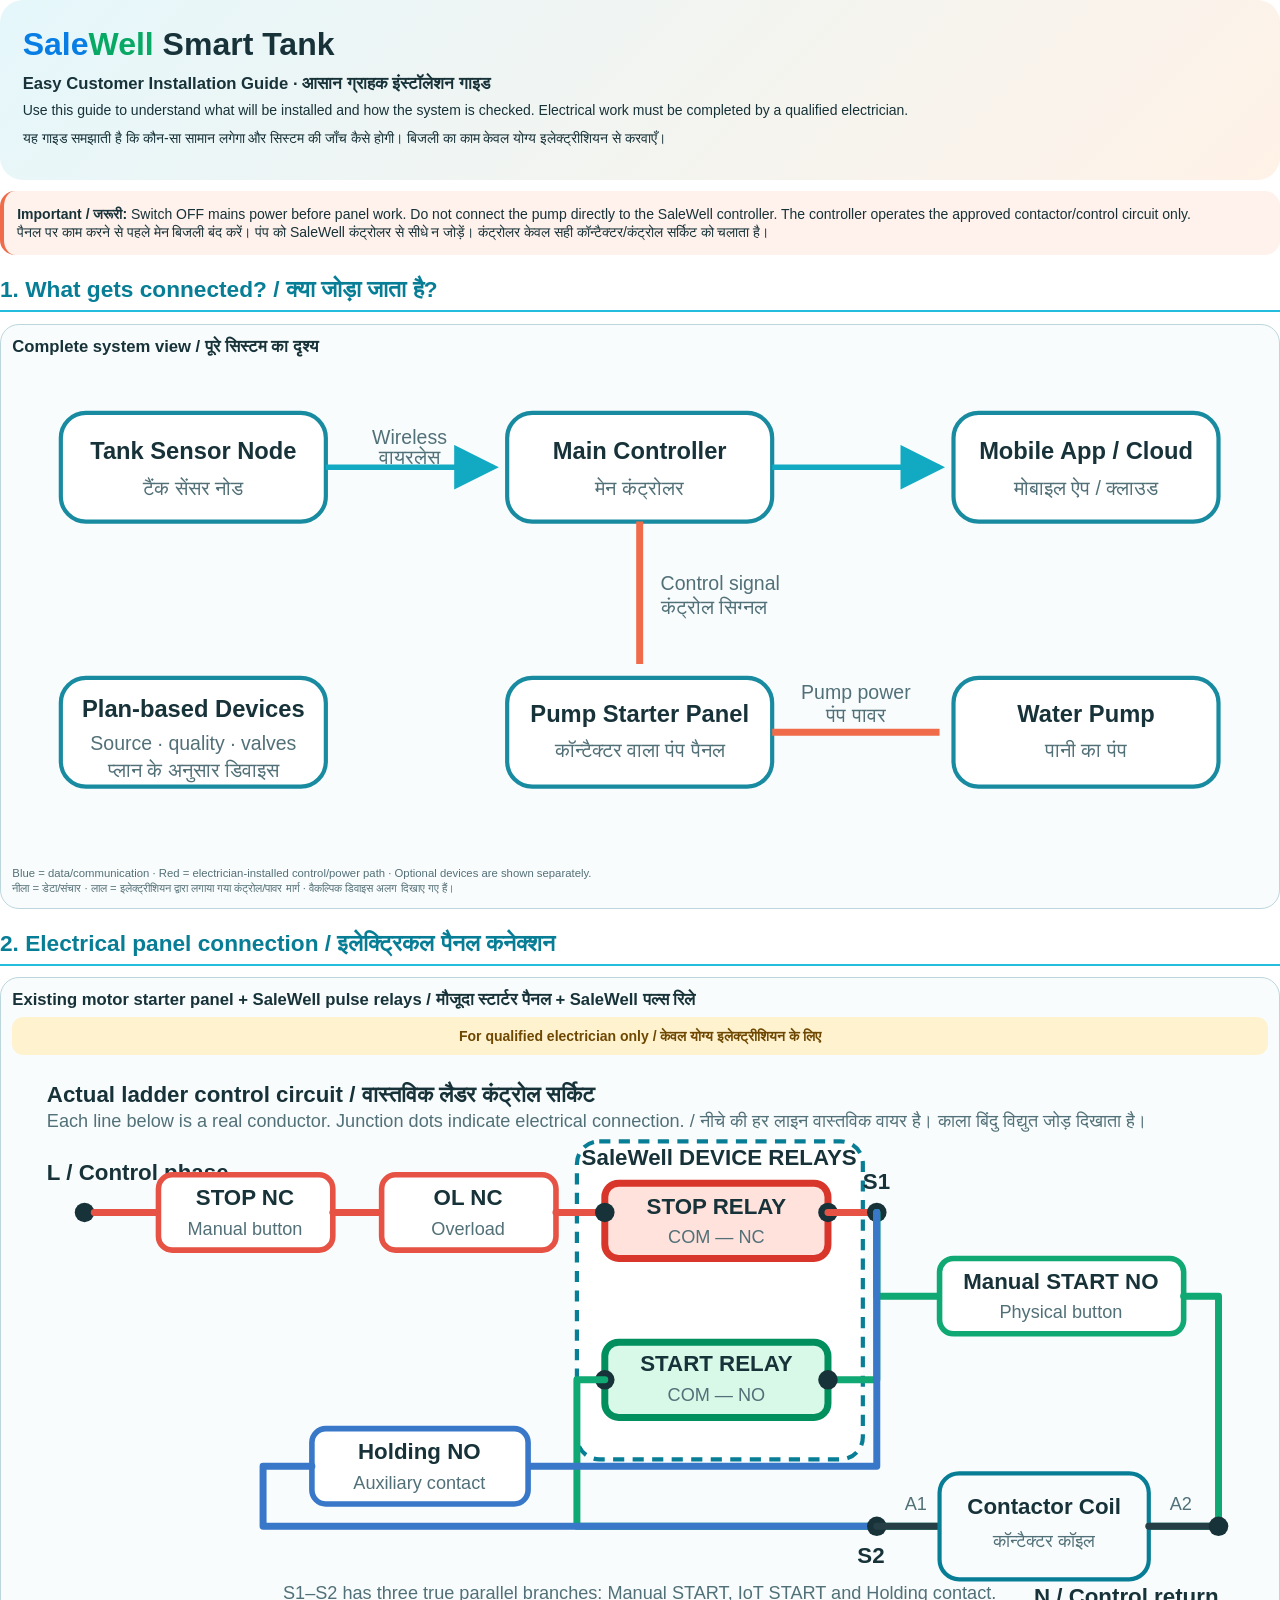
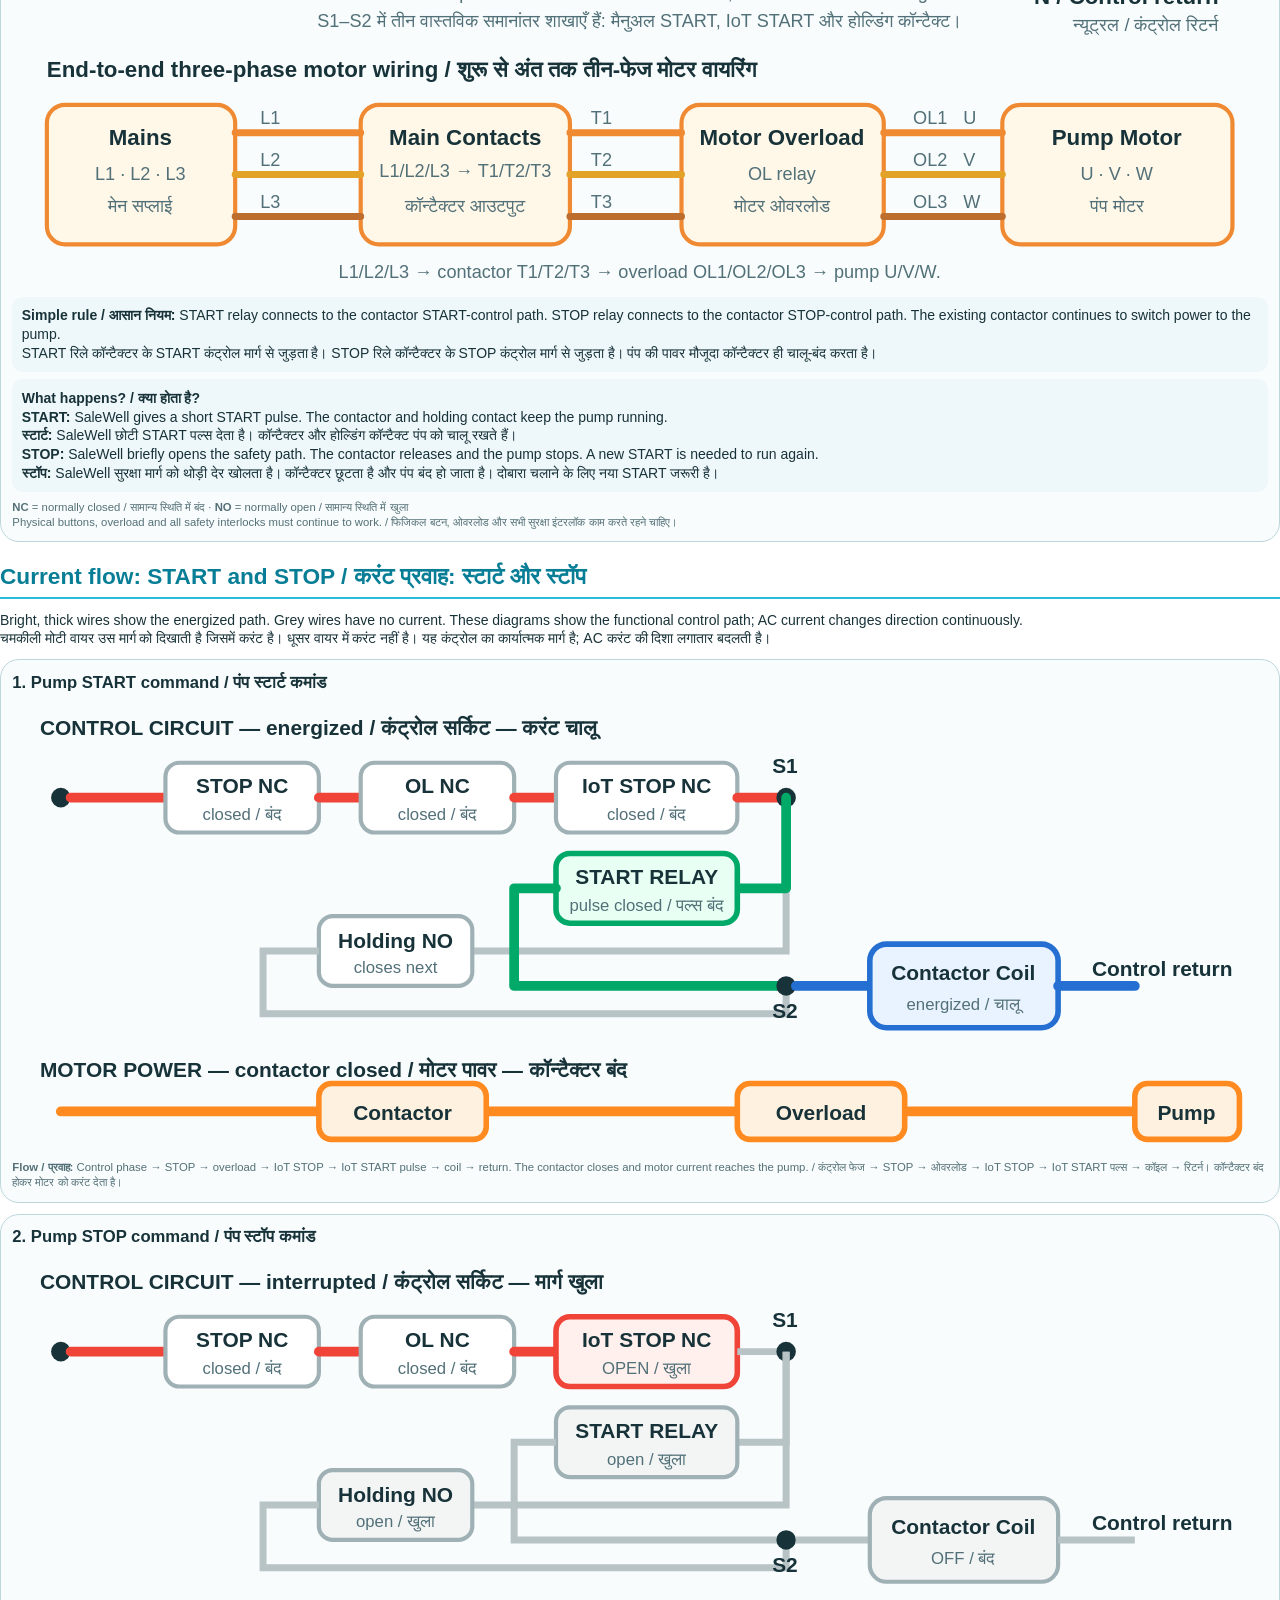
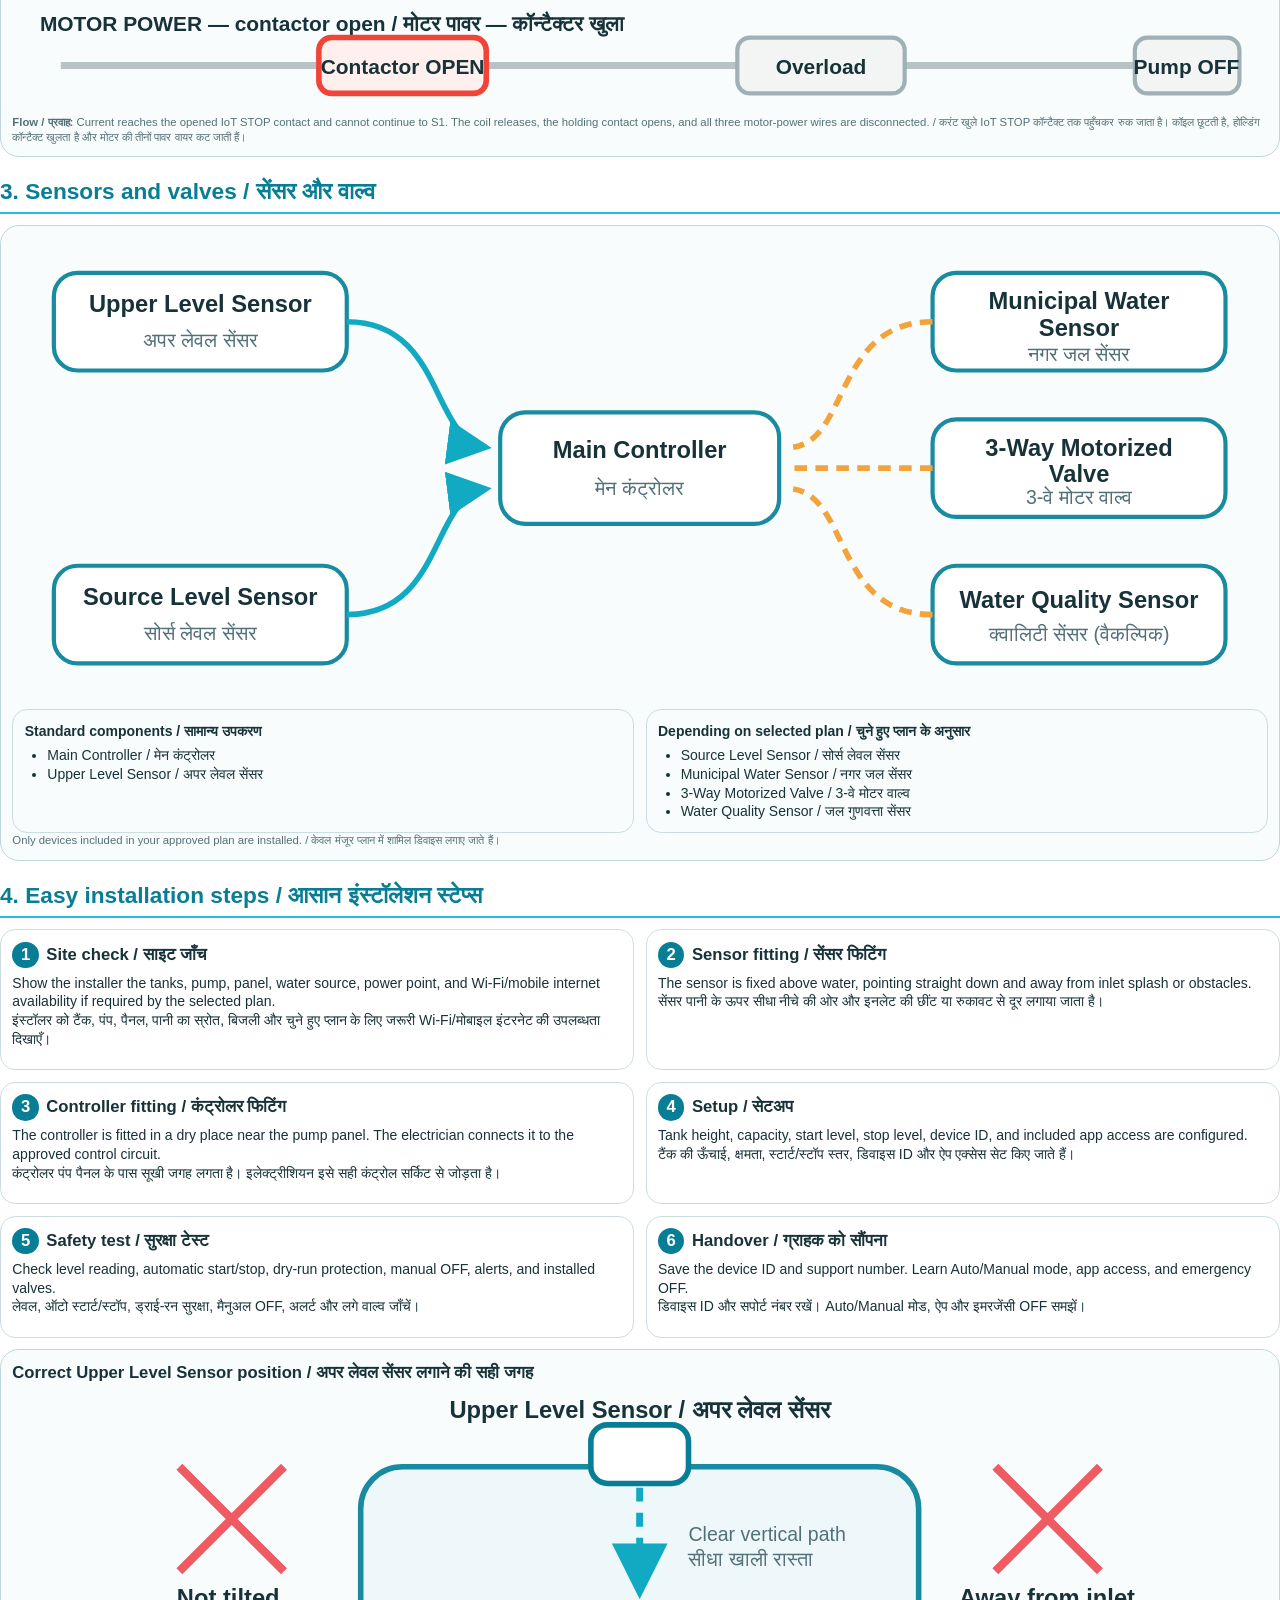
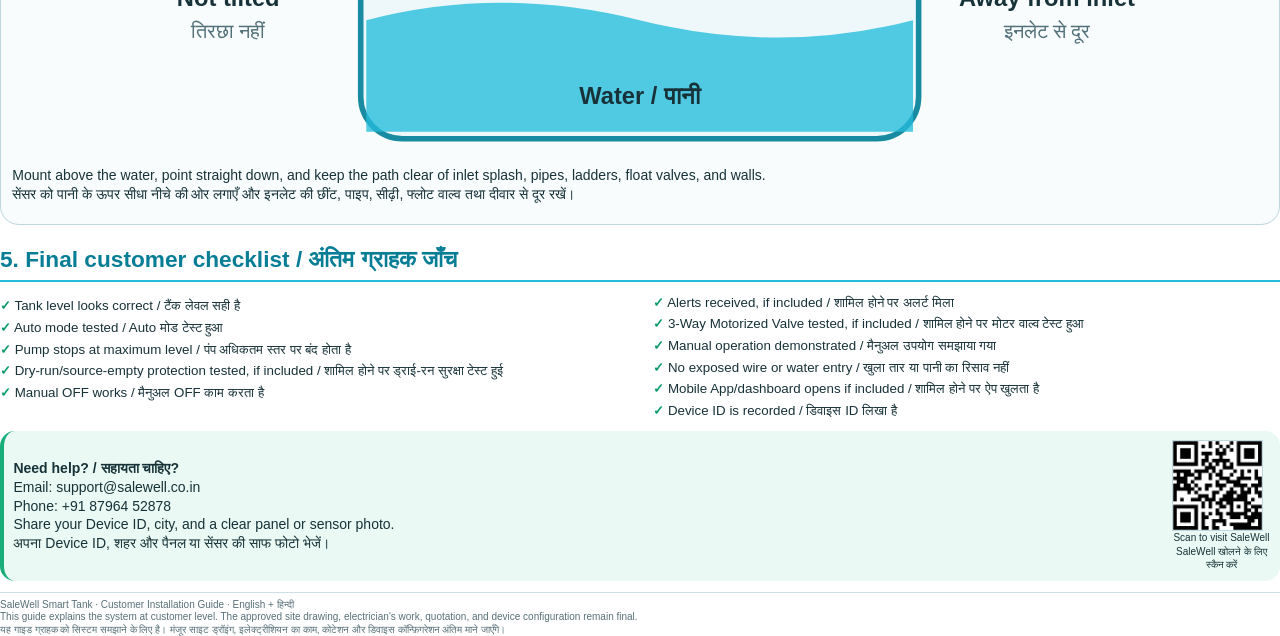
<file: docs/CUSTOMER_INSTALLATION_GUIDE_EN_HI.html>
<!doctype html>
<html lang="en"><head><meta charset="utf-8"><title>SaleWell Smart Tank — Customer Installation Guide</title>
<style>
@font-face{font-family:GuideDevanagari;src:url("file:///C:/Windows/Fonts/Nirmala.ttc")}@page{size:A4;margin:11mm}*{box-sizing:border-box}html{-webkit-print-color-adjust:exact;print-color-adjust:exact}body{margin:0;color:#173238;font-family:GuideDevanagari,"Nirmala UI","Mangal",Arial,sans-serif;font-size:10.5pt;line-height:1.34}h1,h2,h3,p{margin-top:0}p{margin-bottom:2.5mm}h1{font-size:24pt;margin-bottom:2mm}h2{font-size:17pt;color:#087e96;border-bottom:2px solid #25bddd;padding-bottom:1.5mm;margin:5mm 0 3mm;break-after:avoid-page}h3{font-size:12.5pt;margin-bottom:1.5mm}.brand{color:#087ee5}.well{color:#08a865}.hero{padding:6mm;border-radius:6mm;background:linear-gradient(135deg,#e5f7fb,#fff2e7)}.note,.danger{padding:3.5mm;border-radius:4mm;margin:3mm 0}.note{background:#eaf9f3;border-left:4px solid #18ad79}.danger{background:#fff1ec;border-left:4px solid #ef6b4a}.electrician-only{display:block;margin:0 0 3mm;padding:2.5mm;border-radius:3mm;background:#fff2cf;color:#6e4700;font-weight:900;text-align:center}.steps{display:grid;grid-template-columns:1fr 1fr;gap:3mm}.card{padding:3mm;border:1px solid #cbdde1;border-radius:4mm;break-inside:avoid}.num{display:inline-grid;place-items:center;width:7mm;height:7mm;margin-right:2mm;border-radius:50%;background:#087e96;color:#fff;font-weight:800}.diagram{margin:3mm 0;padding:3mm;border:1px solid #bcd6dc;border-radius:5mm;background:#f8fcfd;break-inside:avoid}.diagram svg{display:block;width:100%;height:auto}.simple-circuit{margin:3mm 0}.flow-title{font-weight:900;margin:2mm 0}.flow-row{display:flex;align-items:stretch;gap:1.5mm}.flow-box{flex:1;display:grid;place-content:center;min-height:16mm;padding:2mm;border:2px solid;border-radius:3mm;text-align:center;font-weight:800;line-height:1.2}.flow-box small{display:block;margin-top:1mm;color:#527078;font-weight:500}.flow-arrow{display:grid;place-items:center;color:#56737a;font-size:17pt;font-weight:900}.stop-box{border-color:#e65345;background:#fff0ed}.start-box{border-color:#10a873;background:#e8f9f1}.power-box{border-color:#f08a32;background:#fff7e8}.controller-box{border-color:#087e96;background:#eef9fb}.plain-note{margin:2mm 0;padding:2.5mm;border-radius:3mm;background:#eef7fa}.legend{font-size:8.5pt;color:#547077;margin-bottom:0}.component-groups{display:grid;grid-template-columns:1fr 1fr;gap:3mm;margin-top:3mm}.checklist{columns:2;column-gap:7mm;font-size:10pt}.checklist div{break-inside:avoid;margin:1mm 0}.check{color:#079b68;font-weight:bold}.support-box{display:grid;grid-template-columns:1fr 26mm;align-items:center;gap:3mm;padding:2.5mm}.support-box img{display:block;width:24mm;height:24mm;border:1px solid #bdd9df}.support-box small{display:block;text-align:center;font-size:7.5pt}.page-break{break-before:page}footer{margin-top:2mm;padding-top:1.5mm;border-top:1px solid #ccdfe3;color:#587078;font-size:7.5pt;line-height:1.25;break-inside:avoid}ul{margin:1.5mm 0 0;padding-left:6mm}a{color:#087ee5}
svg[aria-label="Simple SaleWell relay and existing pump contactor connection"],svg[aria-label="Actual START STOP and pump wires"],svg[aria-label="Manual and IoT START STOP wiring that preserves both controls"]{display:none}
</style></head><body>
<section class="hero"><h1><span class="brand">Sale</span><span class="well">Well</span> Smart Tank</h1><h3>Easy Customer Installation Guide · आसान ग्राहक इंस्टॉलेशन गाइड</h3><p>Use this guide to understand what will be installed and how the system is checked. Electrical work must be completed by a qualified electrician.</p><p>यह गाइड समझाती है कि कौन-सा सामान लगेगा और सिस्टम की जाँच कैसे होगी। बिजली का काम केवल योग्य इलेक्ट्रीशियन से करवाएँ।</p></section>

<div class="danger"><strong>Important / जरूरी:</strong> Switch OFF mains power before panel work. Do not connect the pump directly to the SaleWell controller. The controller operates the approved contactor/control circuit only.<br>पैनल पर काम करने से पहले मेन बिजली बंद करें। पंप को SaleWell कंट्रोलर से सीधे न जोड़ें। कंट्रोलर केवल सही कॉन्टैक्टर/कंट्रोल सर्किट को चलाता है।</div>

<h2>1. What gets connected? / क्या जोड़ा जाता है?</h2>
<div class="diagram"><h3>Complete system view / पूरे सिस्टम का दृश्य</h3>
<svg viewBox="0 0 900 360" role="img" aria-label="SaleWell complete connection diagram">
<defs><marker id="a" markerWidth="8" markerHeight="8" refX="7" refY="4" orient="auto"><path d="M0 0L8 4L0 8Z" fill="#12a9c2"/></marker><style>.b{fill:#fff;stroke:#198ba1;stroke-width:3}.t{font:700 18px Arial;fill:#173238}.s{font:14px Arial;fill:#527078}.w{fill:none;stroke:#12a9c2;stroke-width:5;marker-end:url(#a)}.e{fill:none;stroke:#ef6b4a;stroke-width:5}.o{fill:none;stroke:#f2a33a;stroke-width:4;stroke-dasharray:10 7}</style></defs>
<rect class="b" x="35" y="35" width="190" height="78" rx="18"/><text class="t" x="130" y="68" text-anchor="middle">Tank Sensor Node</text><text class="s" x="130" y="94" text-anchor="middle">टैंक सेंसर नोड</text>
<rect class="b" x="355" y="35" width="190" height="78" rx="18"/><text class="t" x="450" y="68" text-anchor="middle">Main Controller</text><text class="s" x="450" y="94" text-anchor="middle">मेन कंट्रोलर</text>
<rect class="b" x="675" y="35" width="190" height="78" rx="18"/><text class="t" x="770" y="68" text-anchor="middle">Mobile App / Cloud</text><text class="s" x="770" y="94" text-anchor="middle">मोबाइल ऐप / क्लाउड</text>
<path class="w" d="M225 74H345"/><text class="s" x="285" y="57" text-anchor="middle">Wireless</text><text class="s" x="285" y="72" text-anchor="middle">वायरलेस</text><path class="w" d="M545 74H665"/>
<rect class="b" x="355" y="225" width="190" height="78" rx="18"/><text class="t" x="450" y="257" text-anchor="middle">Pump Starter Panel</text><text class="s" x="450" y="282" text-anchor="middle">कॉन्टैक्टर वाला पंप पैनल</text>
<rect class="b" x="675" y="225" width="190" height="78" rx="18"/><text class="t" x="770" y="257" text-anchor="middle">Water Pump</text><text class="s" x="770" y="282" text-anchor="middle">पानी का पंप</text>
<path class="e" d="M450 113V215"/><text class="s" x="465" y="162">Control signal</text><text class="s" x="465" y="179">कंट्रोल सिग्नल</text><path class="e" d="M545 264H665"/><text class="s" x="605" y="240" text-anchor="middle">Pump power</text><text class="s" x="605" y="257" text-anchor="middle">पंप पावर</text>
<rect class="b" x="35" y="225" width="190" height="78" rx="18"/><text class="t" x="130" y="253" text-anchor="middle">Plan-based Devices</text><text class="s" x="130" y="277" text-anchor="middle">Source · quality · valves</text><text class="s" x="130" y="296" text-anchor="middle">प्लान के अनुसार डिवाइस</text>
</svg><p class="legend">Blue = data/communication · Red = electrician-installed control/power path · Optional devices are shown separately.<br>नीला = डेटा/संचार · लाल = इलेक्ट्रीशियन द्वारा लगाया गया कंट्रोल/पावर मार्ग · वैकल्पिक डिवाइस अलग दिखाए गए हैं।</p></div>

<h2>2. Electrical panel connection / इलेक्ट्रिकल पैनल कनेक्शन</h2>
<div class="diagram"><h3>Existing motor starter panel + SaleWell pulse relays / मौजूदा स्टार्टर पैनल + SaleWell पल्स रिले</h3>
<span class="electrician-only">For qualified electrician only / केवल योग्य इलेक्ट्रीशियन के लिए</span>
<svg viewBox="0 0 900 590" role="img" aria-label="Actual ladder wiring with manual and IoT contacts"><style>.lt{font:700 16px Arial;fill:#173238}.ls{font:13px Arial;fill:#527078}.lw{fill:none;stroke-width:5;stroke-linecap:round;stroke-linejoin:round}.ladder-red{stroke:#e65345}.ladder-green{stroke:#10a873}.ladder-blue{stroke:#3977c9}.lo1{stroke:#f08a32}.lo2{stroke:#e3a329}.lo3{stroke:#bd6d2d}.rail{stroke:#263f46}.contact{fill:#fff;stroke-width:4}.iot-stop{fill:#ffe2dc;stroke:#d9362b;stroke-width:5}.iot-start{fill:#d8f8e8;stroke:#008f5d;stroke-width:5}.relay-group{fill:#fff;stroke:#087e96;stroke-width:3;stroke-dasharray:8 6}.node{fill:#173238}.box{fill:#f8fcfd;stroke:#087e96;stroke-width:3}.power{fill:#fff7e8;stroke:#f08a32;stroke-width:3}</style>
<text class="lt" x="25" y="26">Actual ladder control circuit / वास्तविक लैडर कंट्रोल सर्किट</text>
<text class="ls" x="25" y="44">Each line below is a real conductor. Junction dots indicate electrical connection. / नीचे की हर लाइन वास्तविक वायर है। काला बिंदु विद्युत जोड़ दिखाता है।</text>
<text class="lt" x="25" y="82">L / Control phase</text><circle class="node" cx="52" cy="105" r="7"/>
<path class="lw ladder-red" d="M59 105H105"/><rect class="contact" stroke="#e65345" x="105" y="78" width="125" height="54" rx="10"/><text class="lt" x="167" y="100" text-anchor="middle">STOP NC</text><text class="ls" x="167" y="121" text-anchor="middle">Manual button</text>
<path class="lw ladder-red" d="M230 105H265"/><rect class="contact" stroke="#e65345" x="265" y="78" width="125" height="54" rx="10"/><text class="lt" x="327" y="100" text-anchor="middle">OL NC</text><text class="ls" x="327" y="121" text-anchor="middle">Overload</text>
<rect class="relay-group" x="405" y="54" width="205" height="228" rx="16"/><text class="lt" x="507" y="71" text-anchor="middle" fill="#087e96">SaleWell DEVICE RELAYS</text>
<path class="lw ladder-red" d="M390 105H425"/><rect class="iot-stop" x="425" y="84" width="160" height="54" rx="10"/><text class="lt" x="505" y="106" text-anchor="middle">STOP RELAY</text><text class="ls" x="505" y="127" text-anchor="middle">COM — NC</text><circle class="node" cx="425" cy="105" r="7"/><circle class="node" cx="585" cy="105" r="7"/><path class="lw ladder-red" d="M585 105H620"/><circle class="node" cx="620" cy="105" r="7"/><text class="lt" x="610" y="88">S1</text>

<path class="lw ladder-green" d="M620 105V165H665"/><rect class="contact" stroke="#10a873" x="665" y="138" width="175" height="54" rx="10"/><text class="lt" x="752" y="160" text-anchor="middle">Manual START NO</text><text class="ls" x="752" y="181" text-anchor="middle">Physical button</text><path class="lw ladder-green" d="M840 165H865V330H620"/>
<path class="lw ladder-green" d="M620 105V225H585"/><rect class="iot-start" x="425" y="198" width="160" height="54" rx="10"/><text class="lt" x="505" y="219" text-anchor="middle">START RELAY</text><text class="ls" x="505" y="240" text-anchor="middle">COM — NO</text><circle class="node" cx="585" cy="225" r="7"/><circle class="node" cx="425" cy="225" r="7"/><path class="lw ladder-green" d="M425 225H405V330H620"/>
<path class="lw ladder-blue" d="M620 105V287H370"/><rect class="contact" stroke="#3977c9" x="215" y="260" width="155" height="54" rx="10"/><text class="lt" x="292" y="282" text-anchor="middle">Holding NO</text><text class="ls" x="292" y="303" text-anchor="middle">Auxiliary contact</text><path class="lw ladder-blue" d="M215 287H180V330H620"/>
<circle class="node" cx="620" cy="330" r="7"/><text class="lt" x="606" y="356">S2</text><path class="lw rail" d="M620 330H665"/><text class="ls" x="640" y="318">A1</text><rect class="box" x="665" y="292" width="150" height="76" rx="14"/><text class="lt" x="740" y="321" text-anchor="middle">Contactor Coil</text><text class="ls" x="740" y="345" text-anchor="middle">कॉन्टैक्टर कॉइल</text><path class="lw rail" d="M815 330H865"/><text class="ls" x="830" y="318">A2</text><circle class="node" cx="865" cy="330" r="7"/><text class="lt" x="865" y="386" text-anchor="end">N / Control return</text><text class="ls" x="865" y="405" text-anchor="end">न्यूट्रल / कंट्रोल रिटर्न</text>
<text class="ls" x="450" y="382" text-anchor="middle">S1–S2 has three true parallel branches: Manual START, IoT START and Holding contact.</text><text class="ls" x="450" y="402" text-anchor="middle">S1–S2 में तीन वास्तविक समानांतर शाखाएँ हैं: मैनुअल START, IoT START और होल्डिंग कॉन्टैक्ट।</text>

<text class="lt" x="25" y="438">End-to-end three-phase motor wiring / शुरू से अंत तक तीन-फेज मोटर वायरिंग</text>
<rect class="power" x="25" y="458" width="135" height="100" rx="13"/><text class="lt" x="92" y="487" text-anchor="middle">Mains</text><text class="ls" x="92" y="512" text-anchor="middle">L1 · L2 · L3</text><text class="ls" x="92" y="535" text-anchor="middle">मेन सप्लाई</text>
<rect class="power" x="250" y="458" width="150" height="100" rx="13"/><text class="lt" x="325" y="487" text-anchor="middle">Main Contacts</text><text class="ls" x="325" y="510" text-anchor="middle">L1/L2/L3 → T1/T2/T3</text><text class="ls" x="325" y="535" text-anchor="middle">कॉन्टैक्टर आउटपुट</text>
<rect class="power" x="480" y="458" width="145" height="100" rx="13"/><text class="lt" x="552" y="487" text-anchor="middle">Motor Overload</text><text class="ls" x="552" y="512" text-anchor="middle">OL relay</text><text class="ls" x="552" y="535" text-anchor="middle">मोटर ओवरलोड</text>
<rect class="power" x="710" y="458" width="165" height="100" rx="13"/><text class="lt" x="792" y="487" text-anchor="middle">Pump Motor</text><text class="ls" x="792" y="512" text-anchor="middle">U · V · W</text><text class="ls" x="792" y="535" text-anchor="middle">पंप मोटर</text>
<path class="lw lo1" d="M160 478H250M400 478H480M625 478H710"/><path class="lw lo2" d="M160 508H250M400 508H480M625 508H710"/><path class="lw lo3" d="M160 538H250M400 538H480M625 538H710"/><text class="ls" x="178" y="472">L1</text><text class="ls" x="178" y="502">L2</text><text class="ls" x="178" y="532">L3</text><text class="ls" x="415" y="472">T1</text><text class="ls" x="415" y="502">T2</text><text class="ls" x="415" y="532">T3</text><text class="ls" x="646" y="472">OL1</text><text class="ls" x="646" y="502">OL2</text><text class="ls" x="646" y="532">OL3</text><text class="ls" x="682" y="472">U</text><text class="ls" x="682" y="502">V</text><text class="ls" x="682" y="532">W</text><text class="ls" x="450" y="582" text-anchor="middle">L1/L2/L3 → contactor T1/T2/T3 → overload OL1/OL2/OL3 → pump U/V/W.</text></svg>
<svg viewBox="0 0 900 535" role="img" aria-label="Manual and IoT START STOP wiring that preserves both controls"><style>.mb{stroke-width:4}.mt{font:700 17px Arial;fill:#173238}.ms{font:14px Arial;fill:#527078}.mw{fill:none;stroke-width:6}.mg{stroke:#10a873}.mr{stroke:#e65345}.mo1{stroke:#f08a32}.mo2{stroke:#e3a329}.mo3{stroke:#bd6d2d}.mc{fill:#eef9fb;stroke:#087e96}.mgb{fill:#e8f9f1;stroke:#10a873}.mrb{fill:#fff0ed;stroke:#e65345}.mpb{fill:#fff7e8;stroke:#f08a32}.mn{fill:#fff;stroke:#3977c9}.md{fill:#173238}</style>
<text class="mt" x="25" y="28">Manual buttons + SaleWell control / मैनुअल बटन + SaleWell कंट्रोल</text>
<text class="ms" x="25" y="52">Both methods work independently; no safety contact is bypassed. / दोनों तरीके अलग-अलग काम करते हैं; कोई सुरक्षा कॉन्टैक्ट बायपास नहीं होता।</text>
<circle class="md" cx="50" cy="105" r="7"/><text class="ms" x="28" y="88">Control supply</text><path class="mw mr" d="M57 105H105"/>
<rect class="mb mrb" x="105" y="75" width="145" height="60" rx="12"/><text class="mt" x="177" y="99" text-anchor="middle">Manual STOP</text><text class="ms" x="177" y="121" text-anchor="middle">Physical NC</text><path class="mw mr" d="M250 105H285"/>
<rect class="mb mrb" x="285" y="75" width="130" height="60" rx="12"/><text class="mt" x="350" y="99" text-anchor="middle">Overload</text><text class="ms" x="350" y="121" text-anchor="middle">NC safety</text><path class="mw mr" d="M415 105H450"/>
<rect class="mb mrb" x="450" y="75" width="155" height="60" rx="12"/><text class="mt" x="527" y="99" text-anchor="middle">IoT STOP</text><text class="ms" x="527" y="121" text-anchor="middle">COM–NC</text><path class="mw mr" d="M605 105H650"/><text class="ms" x="335" y="158" text-anchor="middle">Series safety chain / सीरीज सुरक्षा श्रृंखला</text>

<circle class="mn" cx="650" cy="105" r="8"/><text class="mt" x="640" y="88">S1</text><circle class="mn" cx="650" cy="250" r="8"/><text class="mt" x="640" y="276">S2</text>
<path class="mw mg" d="M650 105V178H690"/><rect class="mb mgb" x="690" y="148" width="165" height="60" rx="12"/><text class="mt" x="772" y="172" text-anchor="middle">Manual START</text><text class="ms" x="772" y="194" text-anchor="middle">Physical NO</text><path class="mw mg" d="M855 178H875V250H650"/>
<path class="mw mg" d="M650 105V238H450"/><rect class="mb mgb" x="285" y="208" width="165" height="60" rx="12"/><text class="mt" x="367" y="232" text-anchor="middle">IoT START</text><text class="ms" x="367" y="254" text-anchor="middle">COM–NO</text><path class="mw mg" d="M285 238H250V250H650"/>
<text class="ms" x="555" y="292" text-anchor="middle">Parallel START branches / समानांतर START शाखाएँ</text>
<path class="mw" stroke="#3977c9" d="M650 250V325H725"/><rect class="mb mc" x="725" y="295" width="150" height="60" rx="12"/><text class="mt" x="800" y="319" text-anchor="middle">Contactor Coil</text><text class="ms" x="800" y="341" text-anchor="middle">A1 · A2</text><path class="mw" stroke="#3977c9" d="M875 325H890"/>
<rect class="mb mc" x="25" y="205" width="200" height="90" rx="15"/><text class="mt" x="125" y="234" text-anchor="middle">SaleWell Controller</text><text class="ms" x="125" y="257" text-anchor="middle">500 ms START/STOP pulses</text><text class="ms" x="125" y="279" text-anchor="middle">मैनुअल बटन चालू रहते हैं</text><path class="mw mg" d="M225 228H285"/><path class="mw mr" d="M225 272H265V130H527"/>

<text class="mt" x="25" y="385">Existing pump power / मौजूदा पंप पावर</text><rect class="mb mpb" x="25" y="405" width="170" height="90" rx="14"/><text class="mt" x="110" y="438" text-anchor="middle">Mains L1·L2·L3</text><text class="ms" x="110" y="466" text-anchor="middle">मेन सप्लाई</text><rect class="mb mpb" x="365" y="405" width="180" height="90" rx="14"/><text class="mt" x="455" y="438" text-anchor="middle">Main Contacts</text><text class="ms" x="455" y="466" text-anchor="middle">कॉन्टैक्टर</text><rect class="mb mpb" x="705" y="405" width="170" height="90" rx="14"/><text class="mt" x="790" y="438" text-anchor="middle">Motor U·V·W</text><text class="ms" x="790" y="466" text-anchor="middle">पंप मोटर</text><path class="mw mo1" d="M195 430H365M545 430H705"/><path class="mw mo2" d="M195 452H365M545 452H705"/><path class="mw mo3" d="M195 474H365M545 474H705"/><text class="ms" x="450" y="525" text-anchor="middle">Manual START/STOP remains available even when SaleWell is connected. / SaleWell जुड़ने पर भी मैनुअल START/STOP उपलब्ध रहता है।</text></svg>
<svg viewBox="0 0 900 500" role="img" aria-label="Actual START STOP and pump wires"><style>.xbox{stroke-width:4}.xt{font:700 17px Arial;fill:#173238}.xs{font:14px Arial;fill:#527078}.xwire{fill:none;stroke-width:6}.xg{stroke:#10a873}.xr{stroke:#e65345}.xo1{stroke:#f08a32}.xo2{stroke:#e3a329}.xo3{stroke:#bd6d2d}.xc{fill:#eef9fb;stroke:#087e96}.xgb{fill:#e8f9f1;stroke:#10a873}.xrb{fill:#fff0ed;stroke:#e65345}.xpb{fill:#fff7e8;stroke:#f08a32}.xdot{fill:#fff;stroke-width:4}.xk{font:700 12px Arial;fill:#173238}</style>
<text class="xt" x="25" y="28">Actual control wires / वास्तविक कंट्रोल वायर</text>
<rect class="xbox xc" x="25" y="50" width="205" height="170" rx="18"/><text class="xt" x="127" y="78" text-anchor="middle">SaleWell Controller</text><rect class="xbox xgb" x="48" y="92" width="160" height="50" rx="12"/><text class="xt" x="128" y="114" text-anchor="middle">START Relay</text><text class="xs" x="128" y="134" text-anchor="middle">COM · NO</text><rect class="xbox xrb" x="48" y="154" width="160" height="50" rx="12"/><text class="xt" x="128" y="176" text-anchor="middle">STOP Relay</text><text class="xs" x="128" y="196" text-anchor="middle">COM · NC</text>
<rect class="xbox xc" x="630" y="42" width="245" height="190" rx="18"/><text class="xt" x="752" y="72" text-anchor="middle">Existing Starter Panel</text><text class="xs" x="752" y="93" text-anchor="middle">मौजूदा स्टार्टर पैनल</text><rect class="xbox xgb" x="660" y="108" width="185" height="48" rx="11"/><text class="xt" x="752" y="130" text-anchor="middle">START terminals</text><text class="xs" x="752" y="149" text-anchor="middle">S1 · S2</text><rect class="xbox xrb" x="660" y="169" width="185" height="45" rx="11"/><text class="xt" x="752" y="196" text-anchor="middle">STOP safety path</text>
<circle class="xdot xg" cx="230" cy="108" r="8"/><text class="xk" x="240" y="104">NO</text><circle class="xdot xg" cx="230" cy="132" r="8"/><text class="xk" x="240" y="145">COM</text><circle class="xdot xr" cx="230" cy="170" r="8"/><text class="xk" x="240" y="166">NC</text><circle class="xdot xr" cx="230" cy="194" r="8"/><text class="xk" x="240" y="207">COM</text>
<path class="xwire xg" d="M238 108H470V122H660"/><path class="xwire xg" d="M238 132H450V145H660"/><text class="xs" x="430" y="85" text-anchor="middle">2 wires parallel to START button</text><text class="xs" x="430" y="102" text-anchor="middle">START बटन के समानांतर 2 वायर</text><path class="xwire xr" d="M238 170H500V180H660"/><path class="xwire xr" d="M238 194H500V205H660"/><text class="xs" x="430" y="235" text-anchor="middle">2 wires in STOP safety path / STOP सुरक्षा मार्ग में 2 वायर</text>
<text class="xt" x="25" y="275">Existing three-phase pump wires / मौजूदा तीन-फेज पंप वायर</text><rect class="xbox xpb" x="25" y="300" width="170" height="125" rx="16"/><text class="xt" x="110" y="330" text-anchor="middle">Mains Supply</text><text class="xs" x="110" y="355" text-anchor="middle">L1 · L2 · L3</text><rect class="xbox xpb" x="365" y="300" width="180" height="125" rx="16"/><text class="xt" x="455" y="330" text-anchor="middle">Contactor</text><text class="xs" x="455" y="355" text-anchor="middle">Main contacts</text><rect class="xbox xpb" x="705" y="300" width="170" height="125" rx="16"/><text class="xt" x="790" y="330" text-anchor="middle">Pump Motor</text><text class="xs" x="790" y="355" text-anchor="middle">U · V · W</text>
<path class="xwire xo1" d="M195 340H365M545 340H705"/><path class="xwire xo2" d="M195 372H365M545 372H705"/><path class="xwire xo3" d="M195 404H365M545 404H705"/><text class="xk" x="210" y="333">L1</text><text class="xk" x="210" y="365">L2</text><text class="xk" x="210" y="397">L3</text><text class="xk" x="680" y="333">U</text><text class="xk" x="680" y="365">V</text><text class="xk" x="680" y="397">W</text><text class="xs" x="450" y="465" text-anchor="middle">Green: two START wires · Red: two STOP wires · Orange: three separate motor wires</text><text class="xs" x="450" y="487" text-anchor="middle">हरा: दो START वायर · लाल: दो STOP वायर · नारंगी: मोटर की तीन अलग वायर</text></svg>
<svg viewBox="0 0 900 410" role="img" aria-label="Simple SaleWell relay and existing pump contactor connection"><defs><marker id="simpleArrow" markerWidth="8" markerHeight="8" refX="7" refY="4" orient="auto"><path d="M0 0L8 4L0 8Z" fill="#527078"/></marker></defs><style>.sb{stroke-width:4}.st{font:700 18px Arial;fill:#173238}.ss{font:14px Arial;fill:#527078}.sw{fill:none;stroke-width:7;marker-end:url(#simpleArrow)}.green{stroke:#10a873}.red{stroke:#e65345}.orange{stroke:#f08a32}.greenbox{stroke:#10a873;fill:#e8f9f1}.redbox{stroke:#e65345;fill:#fff0ed}.orangebox{stroke:#f08a32;fill:#fff7e8}.tealbox{stroke:#087e96;fill:#eef9fb}</style>
<text class="st" x="35" y="35">Simple connection view / आसान कनेक्शन दृश्य</text>
<rect class="sb tealbox" x="35" y="65" width="225" height="105" rx="18"/><text class="st" x="147" y="100" text-anchor="middle">SaleWell Controller</text><text class="ss" x="147" y="126" text-anchor="middle">START + STOP relays</text><text class="ss" x="147" y="150" text-anchor="middle">स्टार्ट + स्टॉप रिले</text>
<rect class="sb greenbox" x="350" y="55" width="205" height="70" rx="16"/><text class="st" x="452" y="84" text-anchor="middle">START Relay (NO)</text><text class="ss" x="452" y="108" text-anchor="middle">500 ms CLOSE pulse</text>
<rect class="sb redbox" x="350" y="140" width="205" height="70" rx="16"/><text class="st" x="452" y="169" text-anchor="middle">STOP Relay (NC)</text><text class="ss" x="452" y="193" text-anchor="middle">500 ms OPEN pulse</text>
<rect class="sb tealbox" x="665" y="95" width="200" height="90" rx="18"/><text class="st" x="765" y="129" text-anchor="middle">Existing Contactor</text><text class="ss" x="765" y="155" text-anchor="middle">मौजूदा कॉन्टैक्टर</text>
<path class="sw green" d="M260 95H340"/><path class="sw green" d="M555 90H655V120"/><path class="sw red" d="M260 145H340"/><path class="sw red" d="M555 175H655V160"/><text class="ss" x="605" y="70" text-anchor="middle">START control / स्टार्ट</text><text class="ss" x="605" y="218" text-anchor="middle">STOP control / स्टॉप</text>
<text class="st" x="35" y="270">Existing motor power connection / मौजूदा मोटर पावर कनेक्शन</text>
<rect class="sb orangebox" x="35" y="295" width="180" height="75" rx="16"/><text class="st" x="125" y="326" text-anchor="middle">Mains Supply</text><text class="ss" x="125" y="351" text-anchor="middle">मेन सप्लाई</text>
<rect class="sb orangebox" x="350" y="295" width="205" height="75" rx="16"/><text class="st" x="452" y="326" text-anchor="middle">Contactor</text><text class="ss" x="452" y="351" text-anchor="middle">मौजूदा कॉन्टैक्टर</text>
<rect class="sb orangebox" x="685" y="295" width="180" height="75" rx="16"/><text class="st" x="775" y="326" text-anchor="middle">Pump Motor</text><text class="ss" x="775" y="351" text-anchor="middle">पंप मोटर</text>
<path class="sw orange" d="M215 332H340"/><path class="sw orange" d="M555 332H675"/><text class="ss" x="450" y="398" text-anchor="middle">Green = START · Red = STOP · Orange = existing pump power / हरा = स्टार्ट · लाल = स्टॉप · नारंगी = मौजूदा पंप पावर</text>
</svg><div class="plain-note"><strong>Simple rule / आसान नियम:</strong> START relay connects to the contactor START-control path. STOP relay connects to the contactor STOP-control path. The existing contactor continues to switch power to the pump.<br>START रिले कॉन्टैक्टर के START कंट्रोल मार्ग से जुड़ता है। STOP रिले कॉन्टैक्टर के STOP कंट्रोल मार्ग से जुड़ता है। पंप की पावर मौजूदा कॉन्टैक्टर ही चालू-बंद करता है।</div>
<div class="simple-circuit" style="display:none">
<div class="flow-title">1. Safety path / सुरक्षा मार्ग</div><div class="flow-row"><div class="flow-box stop-box">STOP button<small>STOP बटन · NC</small></div><div class="flow-arrow">→</div><div class="flow-box stop-box">Overload<small>ओवरलोड · NC</small></div><div class="flow-arrow">→</div><div class="flow-box stop-box">SaleWell STOP<small>500 ms open pulse</small></div><div class="flow-arrow">→</div><div class="flow-box controller-box">Contactor coil<small>कॉन्टैक्टर कॉइल</small></div></div>
<div class="flow-title">2. Start and hold / स्टार्ट और होल्ड</div><div class="flow-row"><div class="flow-box controller-box">SaleWell Controller<small>मेन कंट्रोलर</small></div><div class="flow-arrow">→</div><div class="flow-box start-box">START pulse<small>500 ms · हरे START जैसा</small></div><div class="flow-arrow">→</div><div class="flow-box start-box">Contactor ON<small>कॉन्टैक्टर चालू</small></div><div class="flow-arrow">→</div><div class="flow-box start-box">Holding contact<small>मोटर चालू रखता है</small></div></div>
<div class="flow-title">3. Motor power path / मोटर पावर मार्ग</div><div class="flow-row"><div class="flow-box power-box">Mains protection<small>मेन सुरक्षा</small></div><div class="flow-arrow">→</div><div class="flow-box power-box">Main contacts<small>मेन कॉन्टैक्ट</small></div><div class="flow-arrow">→</div><div class="flow-box power-box">Motor overload<small>मोटर ओवरलोड</small></div><div class="flow-arrow">→</div><div class="flow-box power-box">Pump motor<small>पंप मोटर</small></div></div>
<div class="plain-note"><strong>Simple rule / आसान नियम:</strong> SaleWell only presses START or STOP electronically for about 500 ms. It does not carry motor power.<br>SaleWell केवल लगभग 500 ms के लिए इलेक्ट्रॉनिक START या STOP करता है। मोटर की पावर SaleWell से होकर नहीं जाती।</div>
</div>
<svg aria-hidden="true" style="display:none" viewBox="0 0 900 535"><style>.b{fill:#fff;stroke:#198ba1;stroke-width:3}.start{fill:#e8f9f1;stroke:#0ca873;stroke-width:3}.stop{fill:#fff0ed;stroke:#e85f4b;stroke-width:3}.power{fill:#fff7e8;stroke:#f08a32;stroke-width:3}.t{font:700 13px Arial;fill:#173238}.s{font:12px Arial;fill:#527078}.stop-wire,.start-wire,.hold-wire,.motor-wire,.pulse,.mechanical{fill:none;stroke-width:5}.stop-wire{stroke:#e65345}.start-wire{stroke:#10a873}.hold-wire{stroke:#3977c9}.motor-wire{stroke:#f08a32}.pulse{stroke:#087e96;stroke-width:4;stroke-dasharray:9 6}.mechanical{stroke:#69777b;stroke-width:3;stroke-dasharray:6 6}.lg{font:12px Arial;fill:#29474e}</style>
<text class="t" x="25" y="30">Starter control circuit / स्टार्टर कंट्रोल सर्किट</text>
<path class="stop-wire" d="M30 80H75"/><rect class="stop" x="75" y="50" width="175" height="60" rx="12"/><text class="t" x="162" y="74" text-anchor="middle">Physical STOP (NC)</text><text class="s" x="162" y="96" text-anchor="middle">रेड STOP बटन</text>
<path class="stop-wire" d="M250 80H275"/><rect class="stop" x="275" y="50" width="145" height="60" rx="12"/><text class="t" x="347" y="74" text-anchor="middle">Overload (NC)</text><text class="s" x="347" y="96" text-anchor="middle">ओवरलोड</text>
<path class="stop-wire" d="M420 80H445"/><rect class="stop" x="445" y="45" width="195" height="70" rx="12"/><text class="t" x="542" y="68" text-anchor="middle">IoT STOP (COM–NC)</text><text class="s" x="542" y="88" text-anchor="middle">500 ms OPEN pulse</text><text class="s" x="542" y="105" text-anchor="middle">500 ms खोलने की पल्स</text>
<path class="stop-wire" d="M640 80H675"/><rect class="start" x="675" y="50" width="190" height="60" rx="12"/><text class="t" x="770" y="74" text-anchor="middle">Contactor Coil</text><text class="s" x="770" y="96" text-anchor="middle">कॉन्टैक्टर कॉइल</text>

<path class="start-wire" d="M445 80V155H510"/><rect class="start" x="510" y="125" width="225" height="60" rx="12"/><text class="t" x="622" y="149" text-anchor="middle">Physical START (NO)</text><text class="s" x="622" y="171" text-anchor="middle">ग्रीन START बटन</text><path class="start-wire" d="M735 155H780V110"/>
<path class="start-wire" d="M445 80V235H510"/><rect class="start" x="510" y="200" width="225" height="70" rx="12"/><text class="t" x="622" y="222" text-anchor="middle">IoT START (COM–NO)</text><text class="s" x="622" y="242" text-anchor="middle">500 ms CLOSE pulse</text><text class="s" x="622" y="260" text-anchor="middle">500 ms बंद करने की पल्स</text><path class="start-wire" d="M735 235H780V110"/>
<path class="hold-wire" d="M445 80V315H510"/><rect class="b" x="510" y="285" width="225" height="60" rx="12"/><text class="t" x="622" y="309" text-anchor="middle">Holding Contact (NO)</text><text class="s" x="622" y="331" text-anchor="middle">होल्डिंग कॉन्टैक्ट</text><path class="hold-wire" d="M735 315H780V110"/>

<rect class="b" x="35" y="290" width="335" height="90" rx="16"/><text class="t" x="202" y="318" text-anchor="middle">SaleWell Main Controller</text><text class="s" x="202" y="343" text-anchor="middle">Separate START + STOP relay outputs</text><text class="s" x="202" y="366" text-anchor="middle">दो अलग पल्स रिले आउटपुट</text>
<path class="pulse" d="M370 320H475V235H510"/><path class="pulse" d="M370 350H420V120H542V110"/>
<path class="mechanical" d="M770 110V365"/><text class="s" x="782" y="250">Mechanical action</text><text class="s" x="782" y="268">यांत्रिक क्रिया</text>
<text class="t" x="500" y="382" text-anchor="middle">Motor power circuit / मोटर पावर सर्किट</text>
<path class="motor-wire" d="M35 420H95"/><rect class="power" x="95" y="390" width="155" height="60" rx="12"/><text class="t" x="172" y="414" text-anchor="middle">Mains Protection</text><text class="s" x="172" y="436" text-anchor="middle">मेन सुरक्षा</text>
<path class="motor-wire" d="M250 420H280"/><rect class="power" x="280" y="390" width="190" height="60" rx="12"/><text class="t" x="375" y="414" text-anchor="middle">Contactor Main Contacts</text><text class="s" x="375" y="436" text-anchor="middle">कॉन्टैक्टर मेन कॉन्टैक्ट</text>
<path class="motor-wire" d="M470 420H500"/><rect class="power" x="500" y="390" width="145" height="60" rx="12"/><text class="t" x="572" y="414" text-anchor="middle">Motor Overload</text><text class="s" x="572" y="436" text-anchor="middle">मोटर ओवरलोड</text>
<path class="motor-wire" d="M645 420H675"/><rect class="power" x="675" y="390" width="190" height="60" rx="12"/><text class="t" x="770" y="414" text-anchor="middle">Pump Motor</text><text class="s" x="770" y="436" text-anchor="middle">पंप मोटर</text>
<line class="mechanical" x1="770" y1="365" x2="375" y2="365"/><line class="mechanical" x1="375" y1="365" x2="375" y2="390"/>
<line class="stop-wire" x1="45" y1="480" x2="85" y2="480"/><text class="lg" x="92" y="484">STOP/overload · स्टॉप/ओवरलोड</text>
<line class="start-wire" x1="270" y1="480" x2="310" y2="480"/><text class="lg" x="317" y="484">START · स्टार्ट</text>
<line class="hold-wire" x1="445" y1="480" x2="485" y2="480"/><text class="lg" x="492" y="484">Holding · होल्डिंग</text>
<line class="motor-wire" x1="620" y1="480" x2="660" y2="480"/><text class="lg" x="667" y="484">Motor power · मोटर पावर</text>
<line class="pulse" x1="45" y1="515" x2="85" y2="515"/><text class="lg" x="92" y="519">SaleWell relay command · SaleWell रिले कमांड</text>
<line class="mechanical" x1="445" y1="515" x2="485" y2="515"/><text class="lg" x="492" y="519">Coil to main contacts · कॉइल से मेन कॉन्टैक्ट</text>
</svg><div class="plain-note"><strong>What happens? / क्या होता है?</strong><br><strong>START:</strong> SaleWell gives a short START pulse. The contactor and holding contact keep the pump running.<br><strong>स्टार्ट:</strong> SaleWell छोटी START पल्स देता है। कॉन्टैक्टर और होल्डिंग कॉन्टैक्ट पंप को चालू रखते हैं।<br><strong>STOP:</strong> SaleWell briefly opens the safety path. The contactor releases and the pump stops. A new START is needed to run again.<br><strong>स्टॉप:</strong> SaleWell सुरक्षा मार्ग को थोड़ी देर खोलता है। कॉन्टैक्टर छूटता है और पंप बंद हो जाता है। दोबारा चलाने के लिए नया START जरूरी है।</div><p class="legend"><strong>NC</strong> = normally closed / सामान्य स्थिति में बंद · <strong>NO</strong> = normally open / सामान्य स्थिति में खुला<br>Physical buttons, overload and all safety interlocks must continue to work. / फिजिकल बटन, ओवरलोड और सभी सुरक्षा इंटरलॉक काम करते रहने चाहिए।</p></div>

<div class="page-break"></div><h2>Current flow: START and STOP / करंट प्रवाह: स्टार्ट और स्टॉप</h2>
<p>Bright, thick wires show the energized path. Grey wires have no current. These diagrams show the functional control path; AC current changes direction continuously.<br>चमकीली मोटी वायर उस मार्ग को दिखाती है जिसमें करंट है। धूसर वायर में करंट नहीं है। यह कंट्रोल का कार्यात्मक मार्ग है; AC करंट की दिशा लगातार बदलती है।</p>
<div class="diagram"><h3>1. Pump START command / पंप स्टार्ट कमांड</h3>
<svg viewBox="0 0 900 330" role="img" aria-label="Current flow while starting and running the pump"><style>.ft{font:700 15px Arial;fill:#173238}.fs{font:12px Arial;fill:#527078}.fb{fill:#fff;stroke:#9fb1b5;stroke-width:3}.wire{fill:none;stroke-width:7;stroke-linecap:round;stroke-linejoin:round}.hotr{stroke:#f04438}.hotg{stroke:#00a968}.hotb{stroke:#246fd1}.hotp{stroke:#ff8a1f}.off{stroke:#b8c3c6;stroke-width:5}.dot{fill:#173238}.on{fill:#e8fff4;stroke:#00a968;stroke-width:4}.coil{fill:#e9f3ff;stroke:#246fd1;stroke-width:4}.motor{fill:#fff1df;stroke:#ff8a1f;stroke-width:4}</style>
<text class="ft" x="20" y="25">CONTROL CIRCUIT — energized / कंट्रोल सर्किट — करंट चालू</text>
<circle class="dot" cx="35" cy="70" r="7"/><path class="wire hotr" d="M42 70H110"/><rect class="fb" x="110" y="45" width="110" height="50" rx="10"/><text class="ft" x="165" y="67" text-anchor="middle">STOP NC</text><text class="fs" x="165" y="86" text-anchor="middle">closed / बंद</text><path class="wire hotr" d="M220 70H250"/><rect class="fb" x="250" y="45" width="110" height="50" rx="10"/><text class="ft" x="305" y="67" text-anchor="middle">OL NC</text><text class="fs" x="305" y="86" text-anchor="middle">closed / बंद</text><path class="wire hotr" d="M360 70H390"/><rect class="fb" x="390" y="45" width="130" height="50" rx="10"/><text class="ft" x="455" y="67" text-anchor="middle">IoT STOP NC</text><text class="fs" x="455" y="86" text-anchor="middle">closed / बंद</text><path class="wire hotr" d="M520 70H555"/><circle class="dot" cx="555" cy="70" r="7"/><text class="ft" x="545" y="52">S1</text>
<path class="off" fill="none" d="M555 70V180H330"/><rect class="fb" x="220" y="155" width="110" height="50" rx="10"/><text class="ft" x="275" y="178" text-anchor="middle">Holding NO</text><text class="fs" x="275" y="196" text-anchor="middle">closes next</text><path class="off" fill="none" d="M220 180H180V225H555V205"/>
<path class="wire hotg" d="M555 70V135H520"/><rect class="on" x="390" y="110" width="130" height="50" rx="10"/><text class="ft" x="455" y="132" text-anchor="middle">START RELAY</text><text class="fs" x="455" y="151" text-anchor="middle">pulse closed / पल्स बंद</text><path class="wire hotg" d="M390 135H360V205H555"/>
<circle class="dot" cx="555" cy="205" r="7"/><text class="ft" x="545" y="228">S2</text><path class="wire hotb" d="M562 205H615"/><rect class="coil" x="615" y="175" width="135" height="60" rx="12"/><text class="ft" x="682" y="201" text-anchor="middle">Contactor Coil</text><text class="fs" x="682" y="222" text-anchor="middle">energized / चालू</text><path class="wire hotb" d="M750 205H805"/><text class="ft" x="875" y="198" text-anchor="end">Control return</text>
<text class="ft" x="20" y="270">MOTOR POWER — contactor closed / मोटर पावर — कॉन्टैक्टर बंद</text><path class="wire hotp" d="M35 295H220M340 295H520M640 295H805"/><rect class="motor" x="220" y="275" width="120" height="40" rx="9"/><text class="ft" x="280" y="301" text-anchor="middle">Contactor</text><rect class="motor" x="520" y="275" width="120" height="40" rx="9"/><text class="ft" x="580" y="301" text-anchor="middle">Overload</text><rect class="motor" x="805" y="275" width="75" height="40" rx="9"/><text class="ft" x="842" y="301" text-anchor="middle">Pump</text></svg>
<p class="legend"><strong>Flow / प्रवाह:</strong> Control phase → STOP → overload → IoT STOP → IoT START pulse → coil → return. The contactor closes and motor current reaches the pump. / कंट्रोल फेज → STOP → ओवरलोड → IoT STOP → IoT START पल्स → कॉइल → रिटर्न। कॉन्टैक्टर बंद होकर मोटर को करंट देता है।</p></div>

<div class="diagram"><h3>2. Pump STOP command / पंप स्टॉप कमांड</h3>
<svg viewBox="0 0 900 330" role="img" aria-label="Current flow after stopping the pump"><style>.ft{font:700 15px Arial;fill:#173238}.fs{font:12px Arial;fill:#527078}.fb{fill:#fff;stroke:#9fb1b5;stroke-width:3}.wire{fill:none;stroke-width:7;stroke-linecap:round;stroke-linejoin:round}.hotr{stroke:#f04438}.off{stroke:#b8c3c6;stroke-width:5;fill:none}.dot{fill:#173238}.open{fill:#fff0ed;stroke:#f04438;stroke-width:4}.dead{fill:#f3f5f5;stroke:#9fb1b5;stroke-width:3}</style>
<text class="ft" x="20" y="25">CONTROL CIRCUIT — interrupted / कंट्रोल सर्किट — मार्ग खुला</text>
<circle class="dot" cx="35" cy="70" r="7"/><path class="wire hotr" d="M42 70H110"/><rect class="fb" x="110" y="45" width="110" height="50" rx="10"/><text class="ft" x="165" y="67" text-anchor="middle">STOP NC</text><text class="fs" x="165" y="86" text-anchor="middle">closed / बंद</text><path class="wire hotr" d="M220 70H250"/><rect class="fb" x="250" y="45" width="110" height="50" rx="10"/><text class="ft" x="305" y="67" text-anchor="middle">OL NC</text><text class="fs" x="305" y="86" text-anchor="middle">closed / बंद</text><path class="wire hotr" d="M360 70H390"/><rect class="open" x="390" y="45" width="130" height="50" rx="10"/><text class="ft" x="455" y="67" text-anchor="middle">IoT STOP NC</text><text class="fs" x="455" y="86" text-anchor="middle">OPEN / खुला</text><path class="off" d="M520 70H555"/><circle class="dot" cx="555" cy="70" r="7"/><text class="ft" x="545" y="52">S1</text>
<path class="off" d="M555 70V135H520"/><rect class="dead" x="390" y="110" width="130" height="50" rx="10"/><text class="ft" x="455" y="132" text-anchor="middle">START RELAY</text><text class="fs" x="455" y="151" text-anchor="middle">open / खुला</text><path class="off" d="M390 135H360V205H555"/>
<path class="off" d="M555 70V180H330"/><rect class="dead" x="220" y="155" width="110" height="50" rx="10"/><text class="ft" x="275" y="178" text-anchor="middle">Holding NO</text><text class="fs" x="275" y="196" text-anchor="middle">open / खुला</text><path class="off" d="M220 180H180V225H555V205"/>
<circle class="dot" cx="555" cy="205" r="7"/><text class="ft" x="545" y="228">S2</text><path class="off" d="M562 205H615"/><rect class="dead" x="615" y="175" width="135" height="60" rx="12"/><text class="ft" x="682" y="201" text-anchor="middle">Contactor Coil</text><text class="fs" x="682" y="222" text-anchor="middle">OFF / बंद</text><path class="off" d="M750 205H805"/><text class="ft" x="875" y="198" text-anchor="end">Control return</text>
<text class="ft" x="20" y="270">MOTOR POWER — contactor open / मोटर पावर — कॉन्टैक्टर खुला</text><path class="off" d="M35 295H220M340 295H520M640 295H805"/><rect class="open" x="220" y="275" width="120" height="40" rx="9"/><text class="ft" x="280" y="301" text-anchor="middle">Contactor OPEN</text><rect class="dead" x="520" y="275" width="120" height="40" rx="9"/><text class="ft" x="580" y="301" text-anchor="middle">Overload</text><rect class="dead" x="805" y="275" width="75" height="40" rx="9"/><text class="ft" x="842" y="301" text-anchor="middle">Pump OFF</text></svg>
<p class="legend"><strong>Flow / प्रवाह:</strong> Current reaches the opened IoT STOP contact and cannot continue to S1. The coil releases, the holding contact opens, and all three motor-power wires are disconnected. / करंट खुले IoT STOP कॉन्टैक्ट तक पहुँचकर रुक जाता है। कॉइल छूटती है, होल्डिंग कॉन्टैक्ट खुलता है और मोटर की तीनों पावर वायर कट जाती हैं।</p></div>

<h2>3. Sensors and valves / सेंसर और वाल्व</h2>
<div class="diagram"><svg viewBox="0 0 900 330"><defs><marker id="c" markerWidth="8" markerHeight="8" refX="7" refY="4" orient="auto"><path d="M0 0L8 4L0 8Z" fill="#12a9c2"/></marker><style>.b{fill:#fff;stroke:#198ba1;stroke-width:3}.t{font:700 16px Arial;fill:#173238}.s{font:13px Arial;fill:#527078}.w{fill:none;stroke:#12a9c2;stroke-width:4;marker-end:url(#c)}.o{fill:none;stroke:#f2a33a;stroke-width:4;stroke-dasharray:9 6}</style></defs>
<rect class="b" x="350" y="125" width="200" height="80" rx="18"/><text class="t" x="450" y="158" text-anchor="middle">Main Controller</text><text class="s" x="450" y="184" text-anchor="middle">मेन कंट्रोलर</text>
<rect class="b" x="30" y="25" width="210" height="70" rx="17"/><text class="t" x="135" y="53" text-anchor="middle">Upper Level Sensor</text><text class="s" x="135" y="78" text-anchor="middle">अपर लेवल सेंसर</text><path class="w" d="M240 60C310 60 300 145 340 150"/>
<rect class="b" x="30" y="235" width="210" height="70" rx="17"/><text class="t" x="135" y="263" text-anchor="middle">Source Level Sensor</text><text class="s" x="135" y="288" text-anchor="middle">सोर्स लेवल सेंसर</text><path class="w" d="M240 270C310 270 300 185 340 180"/>
<rect class="b" x="660" y="25" width="210" height="70" rx="17"/><text class="t" x="765" y="51" text-anchor="middle"><tspan x="765">Municipal Water</tspan><tspan x="765" dy="19">Sensor</tspan></text><text class="s" x="765" y="88" text-anchor="middle">नगर जल सेंसर</text><path class="o" d="M660 60C590 60 600 145 560 150"/>
<rect class="b" x="660" y="130" width="210" height="70" rx="17"/><text class="t" x="765" y="156" text-anchor="middle"><tspan x="765">3-Way Motorized</tspan><tspan x="765" dy="19">Valve</tspan></text><text class="s" x="765" y="191" text-anchor="middle">3-वे मोटर वाल्व</text><path class="o" d="M660 165H560"/>
<rect class="b" x="660" y="235" width="210" height="70" rx="17"/><text class="t" x="765" y="265" text-anchor="middle">Water Quality Sensor</text><text class="s" x="765" y="289" text-anchor="middle">क्वालिटी सेंसर (वैकल्पिक)</text><path class="o" d="M660 270C590 270 600 185 560 180"/>
</svg><div class="component-groups"><div class="card"><strong>Standard components / सामान्य उपकरण</strong><ul><li>Main Controller / मेन कंट्रोलर</li><li>Upper Level Sensor / अपर लेवल सेंसर</li></ul></div><div class="card"><strong>Depending on selected plan / चुने हुए प्लान के अनुसार</strong><ul><li>Source Level Sensor / सोर्स लेवल सेंसर</li><li>Municipal Water Sensor / नगर जल सेंसर</li><li>3-Way Motorized Valve / 3-वे मोटर वाल्व</li><li>Water Quality Sensor / जल गुणवत्ता सेंसर</li></ul></div></div><p class="legend">Only devices included in your approved plan are installed. / केवल मंजूर प्लान में शामिल डिवाइस लगाए जाते हैं।</p></div>

<h2>4. Easy installation steps / आसान इंस्टॉलेशन स्टेप्स</h2>
<div class="steps">
<div class="card"><h3><span class="num">1</span>Site check / साइट जाँच</h3><p>Show the installer the tanks, pump, panel, water source, power point, and Wi-Fi/mobile internet availability if required by the selected plan.<br>इंस्टॉलर को टैंक, पंप, पैनल, पानी का स्रोत, बिजली और चुने हुए प्लान के लिए जरूरी Wi-Fi/मोबाइल इंटरनेट की उपलब्धता दिखाएँ।</p></div>
<div class="card"><h3><span class="num">2</span>Sensor fitting / सेंसर फिटिंग</h3><p>The sensor is fixed above water, pointing straight down and away from inlet splash or obstacles.<br>सेंसर पानी के ऊपर सीधा नीचे की ओर और इनलेट की छींट या रुकावट से दूर लगाया जाता है।</p></div>
<div class="card"><h3><span class="num">3</span>Controller fitting / कंट्रोलर फिटिंग</h3><p>The controller is fitted in a dry place near the pump panel. The electrician connects it to the approved control circuit.<br>कंट्रोलर पंप पैनल के पास सूखी जगह लगता है। इलेक्ट्रीशियन इसे सही कंट्रोल सर्किट से जोड़ता है।</p></div>
<div class="card"><h3><span class="num">4</span>Setup / सेटअप</h3><p>Tank height, capacity, start level, stop level, device ID, and included app access are configured.<br>टैंक की ऊँचाई, क्षमता, स्टार्ट/स्टॉप स्तर, डिवाइस ID और ऐप एक्सेस सेट किए जाते हैं।</p></div>
<div class="card"><h3><span class="num">5</span>Safety test / सुरक्षा टेस्ट</h3><p>Check level reading, automatic start/stop, dry-run protection, manual OFF, alerts, and installed valves.<br>लेवल, ऑटो स्टार्ट/स्टॉप, ड्राई-रन सुरक्षा, मैनुअल OFF, अलर्ट और लगे वाल्व जाँचें।</p></div>
<div class="card"><h3><span class="num">6</span>Handover / ग्राहक को सौंपना</h3><p>Save the device ID and support number. Learn Auto/Manual mode, app access, and emergency OFF.<br>डिवाइस ID और सपोर्ट नंबर रखें। Auto/Manual मोड, ऐप और इमरजेंसी OFF समझें।</p></div>
</div>

<div class="diagram"><h3>Correct Upper Level Sensor position / अपर लेवल सेंसर लगाने की सही जगह</h3><svg viewBox="0 0 900 270"><defs><marker id="d" markerWidth="8" markerHeight="8" refX="7" refY="4" orient="auto"><path d="M0 0L8 4L0 8Z" fill="#12a9c2"/></marker><style>.tank{fill:#eef8fb;stroke:#198ba1;stroke-width:4}.water{fill:#25bddb;opacity:.78}.sensor{fill:#fff;stroke:#087e96;stroke-width:4}.ray{stroke:#12a9c2;stroke-width:5;stroke-dasharray:10 8;marker-end:url(#d)}.bad{stroke:#ef5b62;stroke-width:6}.t{font:700 17px Arial;fill:#173238}.s{font:14px Arial;fill:#527078}</style></defs><rect class="tank" x="250" y="55" width="400" height="195" rx="30"/><path class="water" d="M254 165Q350 140 450 165T646 165V245H254Z"/><rect class="sensor" x="415" y="25" width="70" height="42" rx="12"/><text class="t" x="450" y="20" text-anchor="middle">Upper Level Sensor / अपर लेवल सेंसर</text><path class="ray" d="M450 70V145"/><text class="s" x="485" y="108">Clear vertical path</text><text class="s" x="485" y="126">सीधा खाली रास्ता</text><path class="bad" d="M120 55L195 130M195 55L120 130"/><text class="t" x="155" y="155" text-anchor="middle">Not tilted</text><text class="s" x="155" y="178" text-anchor="middle">तिरछा नहीं</text><path class="bad" d="M705 55L780 130M780 55L705 130"/><text class="t" x="742" y="155" text-anchor="middle">Away from inlet</text><text class="s" x="742" y="178" text-anchor="middle">इनलेट से दूर</text><text class="t" x="450" y="225" text-anchor="middle" fill="#fff">Water / पानी</text></svg><p>Mount above the water, point straight down, and keep the path clear of inlet splash, pipes, ladders, float valves, and walls.<br>सेंसर को पानी के ऊपर सीधा नीचे की ओर लगाएँ और इनलेट की छींट, पाइप, सीढ़ी, फ्लोट वाल्व तथा दीवार से दूर रखें।</p></div>

<h2>5. Final customer checklist / अंतिम ग्राहक जाँच</h2><div class="checklist">
<div><span class="check">✓</span> Tank level looks correct / टैंक लेवल सही है</div><div><span class="check">✓</span> Auto mode tested / Auto मोड टेस्ट हुआ</div><div><span class="check">✓</span> Pump stops at maximum level / पंप अधिकतम स्तर पर बंद होता है</div><div><span class="check">✓</span> Dry-run/source-empty protection tested, if included / शामिल होने पर ड्राई-रन सुरक्षा टेस्ट हुई</div><div><span class="check">✓</span> Manual OFF works / मैनुअल OFF काम करता है</div><div><span class="check">✓</span> Alerts received, if included / शामिल होने पर अलर्ट मिला</div><div><span class="check">✓</span> 3-Way Motorized Valve tested, if included / शामिल होने पर मोटर वाल्व टेस्ट हुआ</div><div><span class="check">✓</span> Manual operation demonstrated / मैनुअल उपयोग समझाया गया</div><div><span class="check">✓</span> No exposed wire or water entry / खुला तार या पानी का रिसाव नहीं</div><div><span class="check">✓</span> Mobile App/dashboard opens if included / शामिल होने पर ऐप खुलता है</div><div><span class="check">✓</span> Device ID is recorded / डिवाइस ID लिखा है</div>
</div>
<div class="note support-box"><div><strong>Need help? / सहायता चाहिए?</strong><br>Email: support@salewell.co.in<br>Phone: +91 87964 52878<br>Share your Device ID, city, and a clear panel or sensor photo.<br>अपना Device ID, शहर और पैनल या सेंसर की साफ फोटो भेजें।</div><div><img src="salewell-website-qr.png" alt="QR code for salewell.co.in"><small>Scan to visit SaleWell<br>SaleWell खोलने के लिए स्कैन करें</small></div></div>
<footer>SaleWell Smart Tank · Customer Installation Guide · English + हिन्दी<br>This guide explains the system at customer level. The approved site drawing, electrician's work, quotation, and device configuration remain final.<br>यह गाइड ग्राहक को सिस्टम समझाने के लिए है। मंजूर साइट ड्रॉइंग, इलेक्ट्रीशियन का काम, कोटेशन और डिवाइस कॉन्फ़िगरेशन अंतिम माने जाएँगे।</footer>
</body></html>
</file>
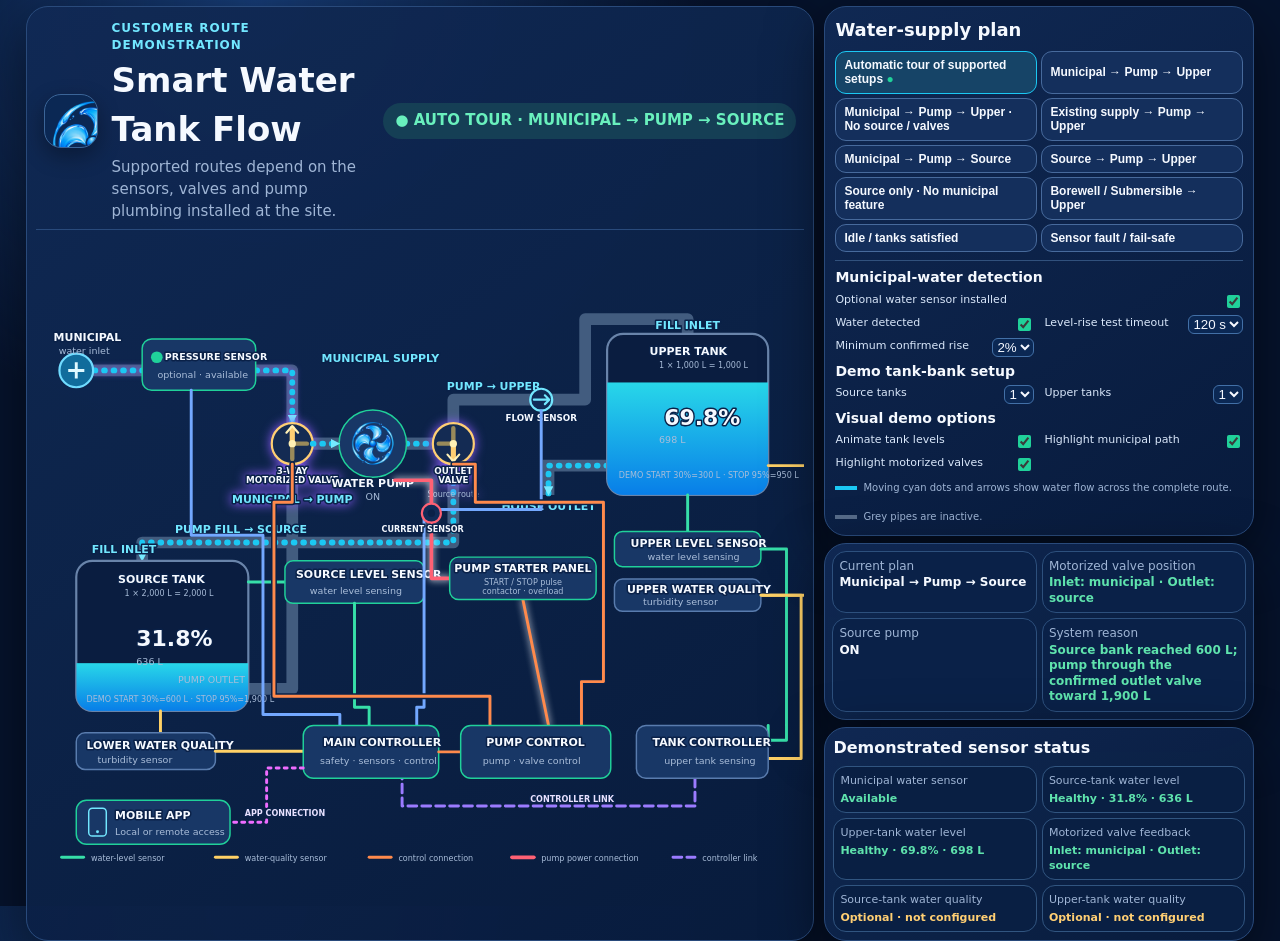
<file: flask_app/static/marketing/water_flow_animation.html>
<!doctype html>
<html lang="en">
<head>
  <meta charset="utf-8">
  <meta name="viewport" content="width=device-width,initial-scale=1">
  <title>SaleWell Smart Tank — Water Flow</title>
  <style>
    :root{color-scheme:dark;--navy:#081a3b;--panel:#102954;--line:#42638f;--water:#1bc8f3;--green:#20d19a;--amber:#ffb84d;--red:#ff6174;--muted:#9fb5d5;--text:#f5f9ff}
    *{box-sizing:border-box} body{margin:0;min-height:100vh;font:15px/1.45 Inter,ui-sans-serif,system-ui,sans-serif;background:radial-gradient(circle at 20% 0,#173d78 0,transparent 33%),#06132d;color:var(--text)}
    main{width:min(1400px,96vw);margin:16px auto}.heading{display:flex;justify-content:space-between;gap:18px;align-items:center}.heading h1{margin:0;font-size:clamp(26px,4vw,42px)}.heading p{margin:3px 0 0;color:var(--muted)}.diagram-header{width:100%;padding:4px 8px 10px;border-bottom:1px solid #294a7b;margin-bottom:8px}.diagram-header h1{font-size:clamp(24px,3vw,34px)}.diagram-title{display:flex;align-items:center;gap:14px;min-width:0}.diagram-home-link{display:grid;place-items:center;width:54px;height:54px;flex:0 0 54px;border:1px solid #3b6598;border-radius:17px;background:#0b2854;box-shadow:0 8px 22px #0005;transition:transform .18s ease,border-color .18s ease}.diagram-home-link:hover{transform:translateY(-2px);border-color:var(--water)}.diagram-home-link:focus-visible{outline:3px solid var(--water);outline-offset:3px}.diagram-home-link svg{display:block;width:43px;height:43px}.diagram-title-copy{min-width:0}.diagram-kicker{display:block;margin-bottom:1px;color:#72e7ff;font-size:12px;font-weight:850;letter-spacing:.08em;text-transform:uppercase}
    .live{padding:7px 12px;border-radius:99px;background:#153f55;color:#69f0bd;font-weight:800;white-space:nowrap}.layout{display:grid;grid-template-columns:minmax(0,1fr) 430px;gap:16px;align-items:stretch}.sidebar{display:grid;grid-template-rows:auto auto 1fr;gap:10px;min-width:0;align-content:stretch}.card{background:linear-gradient(145deg,rgba(16,41,84,.97),rgba(8,27,61,.97));border:1px solid #294a7b;border-radius:22px;box-shadow:0 18px 55px #0008}
    .diagram{padding:12px;overflow:hidden;min-height:100%;display:flex;flex-direction:column;align-items:center}.diagram>svg{display:block;width:100%;height:auto;flex:1;min-height:0}.controls{padding:18px}.controls h2{margin:0 0 12px;font-size:18px}.mode{width:100%;margin:5px 0;padding:10px 12px;border:1px solid #476a9c;border-radius:11px;background:#142f5c;color:var(--text);text-align:left;font-weight:750;cursor:pointer}.mode:hover,.mode.active{border-color:var(--water);background:#164467}.mode.active::after{content:'  ●';color:var(--green)}
    .switches{border-top:1px solid #31517d;margin-top:14px;padding-top:12px}.switches label{display:flex;justify-content:space-between;margin:9px 0;color:#d9e7fa}.switches input{accent-color:var(--green)}.switches select{max-width:72px;background:#0b2854;color:#f5f8ff;border:1px solid #4270a7;border-radius:6px}.legend{font-size:12px;color:var(--muted);margin-top:14px}.key{display:inline-block;width:22px;border-top:4px solid var(--water);margin-right:6px;vertical-align:middle}.key.off{border-color:#566b89}.status{margin-top:16px;padding:16px 18px;display:grid;grid-template-columns:repeat(4,1fr);gap:10px}.metric{background:#0a2148;border:1px solid #2d507d;border-radius:14px;padding:11px;min-width:0}.metric span{display:block;color:var(--muted);font-size:12px}.metric strong{display:block;font-size:16px;overflow-wrap:anywhere;line-height:1.3}.good{color:#5fe3ad}.warn{color:var(--amber)}
    .pipe{fill:none;stroke:#425c7f;stroke-width:16;stroke-linecap:round;stroke-linejoin:round}.outlet-pipe{stroke-linecap:butt;stroke-linejoin:miter}.flow{fill:none;stroke:var(--water);stroke-width:8;stroke-linecap:round;stroke-linejoin:round;stroke-dasharray:1 12;opacity:0;marker-end:url(#flowArrow)}.flow.on{opacity:1;animation:moveDots .55s linear infinite;filter:none}.flow.reverse{animation-direction:reverse}.connection{fill:none;stroke-width:4;stroke-linecap:round;stroke-linejoin:round}.municipal-wire{stroke:#73a8ff}.ultrasonic-wire{stroke:#37dfa9}.turbidity-wire{stroke:#ffd166}.wire-casing{fill:none;stroke:#0a2148;stroke-width:8;stroke-linecap:round;stroke-linejoin:round;pointer-events:none}.control-wire{fill:none;stroke:#ff8a4c;stroke-width:4;stroke-linecap:round;stroke-linejoin:round}.field-power-wire{fill:none;stroke:#ff6174;stroke-width:5;stroke-linecap:round;stroke-linejoin:round}.control-wire.energized,.field-power-wire.energized{filter:drop-shadow(0 0 5px currentColor)}.wifi-wire{fill:none;stroke:#9b7bff;stroke-width:4;stroke-linecap:round;stroke-linejoin:round;stroke-dasharray:12 7}.app-wifi-wire{fill:none;stroke:#ee6cff;stroke-width:4;stroke-linecap:round;stroke-linejoin:round;stroke-dasharray:4 7}.network-tag{font-size:11px;font-weight:850;fill:#e8e1ff;paint-order:stroke;stroke:#0a2148;stroke-width:5px;stroke-linejoin:round}.wire-tag,.interface-tag{font-size:12px;font-weight:850;fill:#f4f8ff;paint-order:stroke;stroke:#0a2148;stroke-width:5px;stroke-linejoin:round}@keyframes moveDots{to{stroke-dashoffset:-13}}
    .tank{fill:#0a1d40;stroke:#6984aa;stroke-width:3}.water{fill:url(#waterGradient);transition:y .8s,height .8s}.device{fill:#183766;stroke:#597cae;stroke-width:2}.device-on{stroke:var(--green)}.valve{fill:#142b53;stroke:#ffcf73;stroke-width:3}.valve-branches{fill:none;stroke:#d9b85e;stroke-width:6;stroke-linecap:round;stroke-linejoin:round;opacity:.68}.valve-selector{transform-origin:350px 205px;transition:transform .75s cubic-bezier(.4,0,.2,1)}.valve-selector.source-route{transform:rotate(180deg)}.outlet-valve-selector{transform-origin:570px 205px;transition:transform .75s cubic-bezier(.4,0,.2,1)}.outlet-valve-selector.source-route{transform:rotate(180deg)}.pump-spin{transform-origin:460px 205px;animation:spin .85s linear infinite}@keyframes spin{to{transform:rotate(360deg)}}.hidden{display:none}.sim{fill:#8f5dff}.label{fill:#f5f9ff;font-weight:750}.label,.route{paint-order:stroke;stroke:#0a2148;stroke-width:4px;stroke-linejoin:round}.small{fill:#a9bdd9;font-size:13px}.small.compact{font-size:11px}.route{fill:#72e7ff;font-weight:800}.caption{text-anchor:middle}.caption-primary{font-size:12px}.caption-secondary{font-size:11px}.panel-detail{font-size:11px;text-anchor:middle}.danger{fill:#ff7d8d}.droplet{fill:#8ceaff;opacity:0}.droplet.on{animation:drop 1.1s linear infinite}@keyframes drop{0%{opacity:0;transform:translateY(-5px)}20%{opacity:1}100%{opacity:0;transform:translateY(28px)}}
    #municipalHardware,#municipalSensor,#municipalPumpPipe,#sourceValvePipe,#municipalSupplyLabel,#threeWayValve,#outletValve,#municipalWire,#valveControlCasing,#valveControlWire,#outletValveControlCasing,#outletValveControlWire{transition:opacity .3s ease,filter .3s ease}#sourceOnlyPipe,#sourceOnlyLabel,#municipalOnlyPipe,#municipalOnlyLabel{opacity:0;transition:opacity .3s ease}body.source-only #municipalHardware,body.source-only #municipalSensor,body.source-only #municipalPumpPipe,body.source-only #sourceValvePipe,body.source-only #municipalSupplyLabel,body.source-only #threeWayValve,body.source-only #outletValve,body.source-only #municipalWire,body.source-only #valveControlCasing,body.source-only #valveControlWire,body.source-only #outletValveControlCasing,body.source-only #outletValveControlWire{opacity:0;visibility:hidden;pointer-events:none}body.source-only #sourceOnlyPipe,body.source-only #sourceOnlyLabel{opacity:1;visibility:visible}body.source-only #municipalSimLabel,body.source-only #valveSimLabel,body.source-only .municipal-option,body.source-only #municipalSensorCard,body.source-only #valveMetricCard,body.source-only #valveSensorCard{display:none}
    body.municipal-direct #sourceTankHardware,body.municipal-direct #sourceTankSensorHardware,body.municipal-direct #sourceQualityHardware,body.municipal-direct #sourceLevelControllerWire,body.municipal-direct #sourceQualityControllerWire,body.municipal-direct #municipalPumpPipe,body.municipal-direct #sourceValvePipe,body.municipal-direct #sourceOnlyPipe,body.municipal-direct #sourceOnlyLabel,body.municipal-direct #pumpSourcePipe,body.municipal-direct #pumpSourceLabel,body.municipal-direct #threeWayValve,body.municipal-direct #outletValve,body.municipal-direct #valveControlWire,body.municipal-direct #outletValveControlWire{opacity:0;visibility:hidden;pointer-events:none}body.municipal-direct #municipalOnlyPipe,body.municipal-direct #municipalOnlyLabel{opacity:1;visibility:visible}body.municipal-direct #sourceTankCountLabel,body.municipal-direct #valveSimLabel,body.municipal-direct #valveMetricCard,body.municipal-direct #valveSensorCard,body.municipal-direct #sourceSensorCard,body.municipal-direct #lowerQualityCard{display:none}
    body.pump-only #sourceTankHardware,body.pump-only #sourceTankSensorHardware,body.pump-only #sourceQualityHardware,body.pump-only #sourceLevelControllerWire,body.pump-only #sourceQualityControllerWire,body.pump-only #municipalHardware,body.pump-only #municipalSensor,body.pump-only #municipalPumpPipe,body.pump-only #sourceValvePipe,body.pump-only #sourceOnlyPipe,body.pump-only #sourceOnlyLabel,body.pump-only #pumpSourcePipe,body.pump-only #pumpSourceLabel,body.pump-only #threeWayValve,body.pump-only #outletValve,body.pump-only #municipalWire,body.pump-only #valveControlWire,body.pump-only #outletValveControlWire{opacity:0;visibility:hidden;pointer-events:none}body.pump-only #municipalOnlyPipe,body.pump-only #municipalOnlyLabel{opacity:1;visibility:visible}body.pump-only .municipal-option,body.pump-only #sourceTankCountLabel,body.pump-only #municipalSimLabel,body.pump-only #valveSimLabel,body.pump-only #municipalSensorCard,body.pump-only #sourceSensorCard,body.pump-only #valveMetricCard,body.pump-only #valveSensorCard,body.pump-only #lowerQualityCard{display:none}
    body.no-municipal .municipal-option,body.no-municipal #municipalSimLabel,body.no-municipal #municipalSensorCard{display:none}body.no-source-tank #sourceTankCountLabel,body.no-source-tank #sourceSensorCard,body.no-source-tank #lowerQualityCard{display:none}body.no-valves #valveSimLabel,body.no-valves #valveMetricCard,body.no-valves #valveSensorCard{display:none}body.no-water-quality #lowerQualityCard,body.no-water-quality #upperQualityCard{display:none}
    #borewellHardware{display:none}body.borewell #sourceTankHardware,body.borewell #sourceTankSensorHardware,body.borewell #sourceQualityHardware,body.borewell #sourceLevelControllerWire,body.borewell #sourceQualityControllerWire{display:none}body.borewell #borewellHardware{display:block}body.borewell #sourceOnlyLabel{display:none}
    #pumpSourceLabel{opacity:0;transition:opacity .3s ease}#pumpSourcePipe{transition:opacity .3s ease}body.pump-source-fill #pumpSourceLabel{opacity:1}
    .sensor-panel{margin-top:14px;padding:16px 18px}.sensor-panel h2{margin:0 0 12px}.sensor-grid{display:grid;grid-template-columns:repeat(3,1fr);gap:10px}.sensor-item{background:#091f43;border:1px solid #315580;border-radius:13px;padding:11px;min-width:0}.sensor-item span{display:block;color:var(--muted);font-size:12px;overflow-wrap:anywhere}.sensor-item strong{display:block;margin-top:3px;color:#5fe3ad;overflow-wrap:anywhere;line-height:1.3}.sensor-item strong.bad{color:#ff7d8d}.sensor-item strong.optional{color:#ffcf73}.sidebar .controls{padding:13px;display:grid;grid-template-columns:repeat(2,minmax(0,1fr));gap:6px}.sidebar .controls>h2,.sidebar .switches,.sidebar .legend{grid-column:1/-1}.sidebar .controls>h2{margin:0 0 4px}.sidebar .mode{margin:0;padding:8px;font-size:12px;white-space:normal;overflow-wrap:anywhere;line-height:1.2}.sidebar .switches{margin-top:7px;padding-top:8px;display:grid;grid-template-columns:repeat(2,minmax(0,1fr));gap:3px 12px}.sidebar .switches h2{margin:2px 0;font-size:15px;grid-column:1/-1}.sidebar .switches label{margin:2px 0;font-size:12px;min-width:0}.sidebar .switches label:first-of-type{grid-column:1/-1}.sidebar .legend{margin:4px 0 0;font-size:11px}.sidebar .status{margin:0;padding:9px;grid-template-columns:repeat(2,minmax(0,1fr));gap:6px}.sidebar .metric{padding:7px}.sidebar .metric strong{font-size:12px}.sidebar .sensor-panel{margin:0;padding:10px}.sidebar .sensor-panel h2{font-size:16px;margin-bottom:7px}.sidebar .sensor-grid{grid-template-columns:repeat(2,minmax(0,1fr));gap:6px}.sidebar .sensor-item{padding:7px}.sidebar .sensor-item span,.sidebar .sensor-item strong{font-size:11px}
    @media(min-width:851px){main{margin:10px auto}.diagram>svg{height:min(62vh,640px);width:100%}.status{margin-top:10px;padding:12px 16px}}
    @media(min-width:1181px){body{height:100vh;overflow:hidden}main{height:calc(100vh - 12px);margin:6px auto}.layout{height:100%;gap:10px}.diagram{height:100%;padding:9px}.diagram-header{padding-bottom:6px;margin-bottom:4px}.diagram>svg{height:calc(100vh - 88px);max-height:none}.sidebar{height:100%;gap:7px;align-content:start}.sidebar .controls{padding:10px;gap:4px}.sidebar .mode{padding:6px 8px}.sidebar .switches{margin-top:4px;padding-top:5px;gap:2px 10px}.sidebar .switches h2{font-size:14px;margin:1px 0}.sidebar .switches label{font-size:11px;margin:1px 0}.sidebar .legend{font-size:10px;margin-top:2px}.sidebar .status{padding:7px;gap:5px}.sidebar .metric{padding:6px}.sidebar .sensor-panel{padding:8px}.sidebar .sensor-grid{gap:5px}.sidebar .sensor-item{padding:6px}}
    @media(min-width:1181px) and (max-height:820px){.sidebar{gap:5px}.sidebar .controls{padding:8px}.sidebar .controls>h2{font-size:16px}.sidebar .mode{padding:4px 7px;font-size:10px}.sidebar .switches{padding-top:3px;gap:1px 8px}.sidebar .switches h2{font-size:12px}.sidebar .switches label{font-size:10px;line-height:1.15}.sidebar .legend{font-size:9px;line-height:1.15}.sidebar .status{padding:5px}.sidebar .metric{padding:5px}.sidebar .metric span,.sidebar .metric strong{font-size:10px}.sidebar .sensor-panel{padding:6px}.sidebar .sensor-panel h2{font-size:14px;margin-bottom:4px}.sidebar .sensor-item{padding:5px}.sidebar .sensor-item span,.sidebar .sensor-item strong{font-size:10px}}
    @media(max-width:1180px){.layout{grid-template-columns:1fr}.diagram{min-height:0}.sidebar{grid-template-columns:1fr;grid-template-rows:auto}.sidebar .status,.sidebar .sensor-grid{grid-template-columns:repeat(2,minmax(0,1fr))}}
    @media(max-width:850px){.status{grid-template-columns:repeat(2,1fr)}.sensor-grid{grid-template-columns:repeat(2,1fr)}.heading{align-items:start;flex-direction:column}}
    @media(max-width:520px){.sensor-grid,.status{grid-template-columns:1fr}}
    /* Keep the brand mark inside the header; diagram SVG sizing must never move it. */
    .diagram .diagram-home-link{overflow:hidden;align-self:center}.diagram .diagram-home-link>svg{display:block!important;position:static!important;width:43px!important;height:43px!important;min-width:43px!important;min-height:43px!important;max-width:43px!important;max-height:43px!important;flex:0 0 43px!important;margin:0!important;transform:none!important}
    .configured-component{transition:opacity .3s ease,visibility .3s ease}.not-installed{opacity:0!important;visibility:hidden!important;pointer-events:none!important}
    @media(prefers-reduced-motion:reduce){.flow.on,.pump-spin,.droplet.on{animation:none!important}.water,.valve-selector,.outlet-valve-selector{transition:none!important}}
    body.embedded{min-height:0;overflow:hidden;background:#071a39}body.embedded main{width:100%;height:100vh;margin:0;padding:0}body.embedded .layout{display:block;width:100%;height:100%}body.embedded .diagram{width:100%;height:100%;min-height:0;padding:0;border:0;border-radius:0;box-shadow:none;background:#0a2148}body.embedded .diagram-header,body.embedded .sidebar{display:none!important}body.embedded .diagram>svg{display:block;width:100%;height:100%;min-height:0;max-height:none;object-fit:contain}
  </style>
</head>
<body>
<main>
  <div class="layout">
    <section class="card diagram" aria-label="Animated water flow diagram">
      <div class="heading diagram-header"><div class="diagram-title"><a class="diagram-home-link" href="https://salewell.co.in/" aria-label="Back to the SaleWell homepage" title="Back to SaleWell homepage"><img src="../pwa/brand-logo.png" alt="SaleWell Smart Tank logo" width="96" height="96"></a><div class="diagram-title-copy"><span class="diagram-kicker">Customer route demonstration</span><h1>Smart Water Tank Flow</h1><p>Supported routes depend on the sensors, valves and pump plumbing installed at the site.</p></div></div><div class="live" id="livePill">● AUTO TOUR</div></div>
      <svg viewBox="0 0 1050 790" role="img" aria-labelledby="svgTitle svgDesc">
        <title id="svgTitle">SaleWell Smart Tank water routing demonstration</title><desc id="svgDesc">With the optional municipal routing package, an inlet valve selects municipal water or the source tank and an outlet valve selects the upper or source tank. Without that package, the source pump connects directly to the upper tank.</desc>
        <defs><linearGradient id="waterGradient" x1="0" y1="0" x2="0" y2="1"><stop stop-color="#28d7e9"/><stop offset="1" stop-color="#087ee8"/></linearGradient><clipPath id="upperClip"><rect x="780" y="55" width="220" height="220" rx="22"/></clipPath><clipPath id="sourceClip"><rect x="55" y="365" width="235" height="205" rx="22"/></clipPath><marker id="flowArrow" viewBox="0 0 10 10" refX="9" refY="5" markerUnits="userSpaceOnUse" markerWidth="13" markerHeight="13" orient="auto"><path d="M0 0l10 5-10 5z" fill="#75eaff"/></marker></defs>

        <!-- Water plumbing: draw first so every component remains readable above it. -->
        <g id="municipalPumpPipe"><path class="pipe" d="M80 105H350V177M378 205H414"/><path id="municipalToPump" class="flow" d="M80 105H350V177"/></g>
        <g id="sourceValvePipe"><path class="pipe" d="M290 540H350V233M378 205H414"/><path id="sourceToPump" class="flow" d="M290 540H350V233"/></g>
        <g id="sourceOnlyPipe"><path class="pipe" d="M290 540H390V205H414"/><path id="sourceOnlyBypass" class="flow" d="M290 540H390V205H414"/></g>
        <g id="municipalOnlyPipe"><path class="pipe" d="M80 105H390V205H414"/><path id="municipalOnlyBypass" class="flow" d="M80 105H390V205H414"/></g>
        <path class="pipe" d="M506 205H570V145H750V35H890V55"/><path id="pumpToUpper" class="flow" d="M506 205H570V145H750V35H890V55"/>
        <g id="pumpSourcePipe"><path class="pipe" d="M506 205H570V340H145V365"/><path id="pumpToSource" class="flow" d="M506 205H570V340H145V365"/></g>
        <path class="pipe outlet-pipe" d="M780 235H700V275"/><path id="houseOutlet" class="flow" d="M780 235H700V275"/>
        <text id="municipalSupplyLabel" x="390" y="94" class="route">MUNICIPAL SUPPLY</text><text id="pumpSourceLabel" x="280" y="327" class="route caption">PUMP FILL → SOURCE</text><text id="sourceOnlyLabel" x="292" y="327" class="route caption">DIRECT SOURCE → PUMP</text><text id="municipalOnlyLabel" x="245" y="165" class="route caption">DIRECT MUNICIPAL → PUMP</text><text x="625" y="132" class="route caption">PUMP → UPPER</text>

        <!-- Municipal inlet and presence sensor. -->
        <g id="municipalHardware"><circle cx="55" cy="105" r="23" fill="#116c9c" stroke="#70dbff" stroke-width="3"/><path d="M44 105h22m-11-11v22" stroke="#dff9ff" stroke-width="4"/><text x="24" y="65" class="label">MUNICIPAL</text><text x="31" y="82" class="small">water inlet</text></g>
        <g id="municipalSensor"><rect id="municipalSensorBox" x="145" y="62" width="155" height="70" rx="13" class="device device-on"/><circle id="municipalSensorDot" cx="165" cy="87" r="8" fill="#20d19a"/><text x="176" y="91" class="label" font-size="13">PRESSURE SENSOR</text><text id="municipalSensorDetail" x="166" y="116" class="small">municipal availability</text></g>

        <!-- The three-way valve selects only the pump inlet: municipal or source. -->
        <g id="threeWayValve"><circle cx="350" cy="205" r="28" class="valve"/><path d="M350 184V226M350 205H370" class="valve-branches"/><g id="valveSelector" class="valve-selector"><path d="M350 205V184" fill="none" stroke="#ffcf73" stroke-width="7" stroke-linecap="round"/><path d="M342 190L350 181L358 190" fill="none" stroke="#fff1b5" stroke-width="3" stroke-linecap="round" stroke-linejoin="round"/></g><circle cx="350" cy="205" r="5" fill="#fff1b5"/><text x="350" y="246" class="label caption caption-primary"><tspan x="350">3-WAY</tspan><tspan x="350" dy="13">MOTORIZED VALVE</tspan></text><text id="valveRoute" x="350" y="286" class="route caption">MUNICIPAL → PUMP</text></g>
        <g><circle cx="460" cy="205" r="46" class="device" id="pumpBody"/><g id="pumpRotor" aria-label="Spinning SWT logo"><image href="../pwa/brand-logo.png" x="426" y="171" width="68" height="68" preserveAspectRatio="xMidYMid meet"/></g><text id="pumpLabel" x="460" y="264" class="label caption">WATER PUMP</text><text id="pumpState" x="460" y="282" class="small caption">OFF</text></g>
        <g id="outletValve"><circle cx="570" cy="205" r="28" class="valve"/><path d="M550 205H570M570 184V226" class="valve-branches"/><g id="outletValveSelector" class="outlet-valve-selector"><path d="M570 205V184" fill="none" stroke="#ffcf73" stroke-width="7" stroke-linecap="round"/><path d="M562 190L570 181L578 190" fill="none" stroke="#fff1b5" stroke-width="3" stroke-linecap="round" stroke-linejoin="round"/></g><circle cx="570" cy="205" r="5" fill="#fff1b5"/><text x="570" y="246" class="label caption caption-primary"><tspan x="570">OUTLET</tspan><tspan x="570" dy="13">VALVE</tspan></text><text id="outletValveRoute" x="570" y="278" class="small caption caption-secondary">Upper route</text></g>
        <g id="waterFlowSensorHardware"><circle cx="690" cy="145" r="15" fill="#102b57" stroke="#72e7ff" stroke-width="3"/><path d="M680 145H700M695 139L701 145L695 151" fill="none" stroke="#72e7ff" stroke-width="3" stroke-linecap="round" stroke-linejoin="round"/><text x="690" y="174" class="label caption caption-primary">FLOW SENSOR</text></g>
        <!-- Dedicated foreground segment keeps moving dots visible between the inlet valve and pump. -->
        <path id="valveToPump" class="flow" d="M378 205H414"/>

        <!-- Upper tank and its local sensing node. -->
        <g><rect x="780" y="55" width="220" height="220" rx="22" class="tank"/><rect id="upperWater" x="780" y="110" width="220" height="165" class="water" clip-path="url(#upperClip)"/><text x="838" y="84" class="label">UPPER TANK</text><text id="upperCapacity" x="851" y="102" class="small compact">CAPACITY 1000 L</text><text id="upperLevel" x="858" y="180" class="label" font-size="30">70%</text><text id="upperVolume" x="851" y="204" class="small">700 L</text><text id="upperLimits" x="796" y="252" class="small compact">MIN 30%=300 L · MAX 95%=950 L</text><text x="890" y="48" class="route caption">FILL INLET</text><text x="700" y="296" class="route caption">HOUSE OUTLET</text><text id="upperSim" class="hidden"></text></g>
        <path class="connection ultrasonic-wire" d="M890 275V325"/><g><rect x="790" y="325" width="200" height="48" rx="11" class="device device-on"/><text x="812" y="346" class="label">UPPER LEVEL SENSOR</text><text x="835" y="364" class="small">water level sensing</text></g>
        <path class="connection turbidity-wire" d="M1000 235H1060V412H990"/><g><rect x="790" y="390" width="200" height="44" rx="11" class="device"/><text x="807" y="409" class="label">UPPER WATER QUALITY</text><text x="829" y="426" class="small">turbidity sensor</text></g>

        <!-- Source tank and local master-side sensors. -->
        <g id="sourceTankHardware"><rect x="55" y="365" width="235" height="205" rx="22" class="tank"/><rect id="sourceWater" x="55" y="415" width="235" height="155" class="water" clip-path="url(#sourceClip)"/><text x="112" y="395" class="label">SOURCE TANK</text><text id="sourceCapacity" x="121" y="413" class="small compact">CAPACITY 2000 L</text><text id="sourceLevel" x="137" y="482" class="label" font-size="30">30%</text><text id="sourceVolume" x="137" y="507" class="small">600 L</text><text id="sourceLimits" x="69" y="558" class="small compact">MIN 30%=600 L · MAX 95%=1,900 L</text><text x="76" y="355" class="route">FILL INLET</text><text x="194" y="532" class="small">PUMP OUTLET</text><text id="sourceSim" class="hidden"></text></g>
        <g id="borewellHardware"><rect x="90" y="350" width="150" height="225" rx="28" fill="#0b2146" stroke="#6984aa" stroke-width="3"/><rect x="111" y="390" width="108" height="165" rx="22" fill="#087ee8" opacity=".5"/><path d="M165 370V515" stroke="#72e7ff" stroke-width="10"/><path d="M188 519H250V540H290" class="pipe"/><rect x="142" y="500" width="46" height="38" rx="12" fill="#123cc7" stroke="#8befff" stroke-width="3"/><circle cx="165" cy="519" r="10" fill="#8befff"/><text id="undergroundSourceLabel" x="102" y="378" class="label">BOREWELL</text><text x="108" y="450" class="small">GROUNDWATER</text><text x="77" y="603" class="route">SUBMERSIBLE PUMP</text></g>
        <g id="sourceTankSensorHardware"><path class="connection ultrasonic-wire" d="M290 394H340"/><g><rect x="340" y="365" width="190" height="58" rx="11" class="device device-on"/><text x="355" y="389" class="label">SOURCE LEVEL SENSOR</text><text x="374" y="411" class="small">water level sensing</text></g></g>
        <g id="sourceQualityHardware"><path class="connection turbidity-wire" d="M170 570V600"/><g><rect x="55" y="600" width="190" height="50" rx="12" class="device"/><text x="69" y="622" class="label">LOWER WATER QUALITY</text><text x="84" y="641" class="small">turbidity sensor</text></g></g>

        <!-- One simplified cable per ultrasonic sensor; conductor details are intentionally omitted. -->
        <path class="connection ultrasonic-wire" d="M990 349H1025V610H1000V590"/>
        <path id="sourceLevelControllerWire" class="connection ultrasonic-wire" d="M435 423V565H455V590"/>

        <!-- One simplified cable per turbidity sensor. -->
        <path id="sourceQualityControllerWire" class="connection turbidity-wire" d="M245 625H365"/>
        <path class="connection turbidity-wire" d="M990 412H1045V635H1000"/>

        <!-- Network and control wiring. -->
        <path class="wifi-wire" d="M900 662V700H500V662"/><text x="675" y="694" class="network-tag">CONTROLLER LINK</text>
        <path id="municipalWire" class="connection municipal-wire" d="M212 132V330H310V575H415V590"/>
        <path id="flowSensorControllerWire" class="connection municipal-wire" d="M690 160V295H530V565H520V590"/>
        <g><rect x="365" y="590" width="185" height="72" rx="14" class="device" id="masterBox"/><text x="392" y="618" class="label">MAIN CONTROLLER</text><text x="388" y="642" class="small">safety · sensors · control</text></g>
        <path class="control-wire" d="M550 626H580"/><path id="valveControlCasing" class="wire-casing" d="M620 590V550H325V285H350V233"/><path id="valveControlWire" class="control-wire" d="M620 590V550H325V285H350V233"/><path id="outletValveControlCasing" class="wire-casing" d="M745 590V530H775V285H600V233H570"/><path id="outletValveControlWire" class="control-wire" d="M745 590V530H775V285H600V233H570"/>
        <!-- Independent momentary START/STOP dry contacts simulate the existing panel buttons. -->
        <path id="relayToStarter" class="control-wire" d="M700 590L665 418"/>
        <path id="starterToPump" class="field-power-wire" d="M565 389H540V255H490"/>
        <g><rect id="starterBox" x="565" y="360" width="200" height="58" rx="12" class="device"/><text x="665" y="381" class="label caption">PUMP STARTER PANEL</text><text x="665" y="398" class="small panel-detail"><tspan x="665">START / STOP pulse</tspan><tspan x="665" dy="13">contactor · overload</tspan></text></g>
        <g id="motorCurrentSensorHardware"><circle cx="540" cy="300" r="13" fill="#102b57" stroke="#ff6174" stroke-width="3"/><circle cx="540" cy="300" r="5" fill="#0a2148"/><text x="472" y="326" class="label" font-size="11">CURRENT SENSOR</text></g>
        <g><rect x="580" y="590" width="205" height="72" rx="14" class="device device-on"/><text x="615" y="618" class="label">PUMP CONTROL</text><text x="610" y="643" class="small">pump · valve control</text></g>
        <g><rect x="820" y="590" width="180" height="72" rx="13" class="device"/><text x="842" y="618" class="label">TANK CONTROLLER</text><text x="858" y="642" class="small">upper tank sensing</text></g>

        <!-- Mobile app connection. -->
        <g id="mobileAppConnection"><path class="app-wifi-wire" d="M365 648H315V722H265"/><text x="285" y="714" class="network-tag">APP CONNECTION</text></g>
        <g id="mobileAppHardware"><rect x="55" y="692" width="210" height="60" rx="14" class="device device-on"/><rect x="72" y="703" width="24" height="38" rx="5" fill="none" stroke="#72e7ff" stroke-width="2"/><circle cx="84" cy="735" r="2" fill="#72e7ff"/><text x="108" y="717" class="label">MOBILE APP</text><text id="mobileAppDetail" x="108" y="739" class="small">Local or remote access</text></g>

        <g id="connectionLegend" aria-label="Connection indicator legend">
          <g transform="translate(35 770)"><line x1="0" x2="30" class="connection ultrasonic-wire"/><text x="40" y="5" class="small compact">water-level sensor</text></g>
          <g transform="translate(245 770)"><line x1="0" x2="30" class="connection turbidity-wire"/><text x="40" y="5" class="small compact">water-quality sensor</text></g>
          <g transform="translate(455 770)"><line x1="0" x2="30" class="control-wire"/><text x="40" y="5" class="small compact">control connection</text></g>
          <g transform="translate(650 770)"><line x1="0" x2="30" class="field-power-wire"/><text x="40" y="5" class="small compact">pump power connection</text></g>
          <g transform="translate(870 770)"><line x1="0" x2="30" class="wifi-wire"/><text x="40" y="5" class="small compact">controller link</text></g>
        </g>
      </svg>
    </section>
    <div class="sidebar">
    <aside class="card controls">
      <h2>Water-supply plan</h2>
      <button class="mode active" data-mode="auto">Automatic tour of supported setups</button>
      <button class="mode" data-mode="municipal-upper">Municipal → Pump → Upper</button>
      <button class="mode" data-mode="municipal-direct">Municipal → Pump → Upper · No source / valves</button>
      <button class="mode" data-mode="pump-only">Existing supply → Pump → Upper</button>
      <button class="mode" data-mode="source-pump-fill">Municipal → Pump → Source</button>
      <button class="mode" data-mode="source-upper">Source → Pump → Upper</button>
      <button class="mode" data-mode="source-only">Source only · No municipal feature</button>
      <button class="mode" data-mode="borewell">Borewell / Submersible → Upper</button>
      <button class="mode" data-mode="idle">Idle / tanks satisfied</button>
      <button class="mode" data-mode="failsafe">Sensor fault / fail-safe</button>
      <div class="switches"><h2 id="municipalControlsTitle">Municipal-water detection</h2><label class="municipal-option">Optional water sensor installed <input id="municipalSensorInstalled" type="checkbox" checked></label><label class="municipal-option"><span id="municipalDetectedLabel">Water detected</span><input id="municipalDetected" type="checkbox" checked></label><label class="municipal-option">Level-rise test timeout <select id="flowTimeout"><option value="60">60 s</option><option value="120" selected>120 s</option><option value="180">180 s</option></select></label><label class="municipal-option">Minimum confirmed rise <select id="minimumRise"><option value="1">1%</option><option value="2" selected>2%</option></select></label><h2>Demo tank-bank setup</h2><label id="sourceTankCountLabel">Source tanks <select id="sourceTankCount"><option>1</option><option>2</option><option>3</option><option>4</option></select></label><label>Upper tanks <select id="upperTankCount"><option>1</option><option>2</option><option>3</option><option>4</option></select></label><h2>Visual demo options</h2><label>Animate tank levels <input id="tankSim" type="checkbox" checked></label><label id="municipalSimLabel">Highlight municipal path <input id="municipalSim" type="checkbox" checked></label><label id="valveSimLabel">Highlight motorized valves <input id="valveSim" type="checkbox" checked></label></div>
      <p class="legend"><span class="key"></span>Moving cyan dots and arrows show water flow across the complete route.<br><br><span class="key off"></span>Grey pipes are inactive.</p>
    </aside>
  <section class="card status">
    <div class="metric"><span>Current plan</span><strong id="planText">Municipal → Pump → Source</strong></div>
    <div id="valveMetricCard" class="metric"><span id="valveMetricLabel">Motorized valve position</span><strong id="valveText" class="good">Source → Pump · standby</strong></div>
    <div class="metric"><span id="pumpMetricLabel">Source pump</span><strong id="pumpText">ON</strong></div>
    <div class="metric"><span>System reason</span><strong id="reasonText">Source below 95%</strong></div>
  </section>
  <section class="card sensor-panel" aria-labelledby="sensorStatusTitle">
    <h2 id="sensorStatusTitle">Demonstrated sensor status</h2>
    <div class="sensor-grid">
      <div id="municipalSensorCard" class="sensor-item"><span>Municipal water sensor</span><strong id="municipalSensorStatus">Available</strong></div>
      <div id="sourceSensorCard" class="sensor-item"><span id="sourceSensorLabel">Source-tank water level</span><strong id="sourceSensorStatus">Healthy · 30%</strong></div>
      <div class="sensor-item"><span>Upper-tank water level</span><strong id="upperSensorStatus">Healthy · 70%</strong></div>
      <div id="valveSensorCard" class="sensor-item"><span id="valveSensorLabel">Motorized valve feedback</span><strong id="valveSensorStatus">Source → Pump · standby</strong></div>
      <div id="lowerQualityCard" class="sensor-item"><span id="lowerQualityLabel">Source-tank water quality</span><strong id="lowerTurbidityStatus" class="optional">Optional · not configured</strong></div>
      <div id="upperQualityCard" class="sensor-item"><span>Upper-tank water quality</span><strong id="upperTurbidityStatus" class="optional">Optional · not configured</strong></div>
    </div>
  </section>
    </div>
  </div>
  <section class="card wiring" aria-labelledby="wiringTitle" hidden>
    <div class="wiring-head"><div><h2 id="wiringTitle">Sensor and power wiring</h2><p>Current ESP32 master + ESP8266 slave architecture</p></div><div class="live">LOW VOLTAGE / ISOLATED CONTROL</div></div>
    <div class="wiring-grid">
      <article class="wire-card"><h3>Master power distribution</h3><div class="chain"><div class="node power">Certified external 12 V DC adapter</div><div class="arrow">↓ fused low-voltage feed</div><div class="node power">LM2596 buck converter · adjusted to 5 V</div><div class="arrow">↓ 5 V + common GND</div><div class="node">ESP32 VIN/5V · relay input side · JSN-SR04T</div></div><ul class="wire-list"><li>Load-test the 5 V rail before connecting the ESP32.</li><li>Relay, sensors, and ESP32 low-voltage interfaces share common GND.</li><li>Do not place a bare 230 V AC/DC converter inside the controller enclosure.</li></ul></article>
      <article class="wire-card"><h3>ESP32 master sensors</h3><div class="chain"><div class="node sensor">Source JSN-SR04T</div><div class="node sensor">Municipal dry-contact sensor</div><div class="node sensor">Lower turbidity · conditioned ADC</div></div><ul class="wire-list"><li>JSN: `VCC → 5 V`, `GND → GND`, `TRIG → configured output`.</li><li>JSN `ECHO → 5-to-3.3 V divider/level shifter → configured input`.</li><li>Municipal isolated contact connects configured GPIO to GND using configured pull-up/polarity.</li><li>Turbidity output must stay within the ESP32 ADC range and use the reviewed ADC1 pin.</li></ul></article>
      <article class="wire-card"><h3>ESP8266 upper-tank node</h3><div class="chain"><div class="node power">Separate stable 5 V adapter</div><div class="arrow">↓ 5 V + GND</div><div class="node sensor">ESP8266 NodeMCU + upper JSN-SR04T</div><div class="node sensor">Optional upper turbidity → A0</div></div><ul class="wire-list"><li>Upper JSN: `TRIG → D1`; `ECHO → divider/level shifter → D2`.</li><li>Confirm the exact NodeMCU board's A0 input range before connecting turbidity output.</li><li>Slave sends sensor data to the ESP32 master over UDP `4210`.</li></ul></article>
      <article class="wire-card"><h3>Momentary starter-panel relays</h3><div class="chain"><div class="node">ESP32 START + STOP outputs</div><div class="arrow">↓ two independent isolated relay inputs</div><div class="node relay">START COM–NO · STOP COM–NC</div></div><ul class="wire-list"><li>START closes for 300–1000 ms in parallel with the green START button, then releases.</li><li>STOP opens for 300–1000 ms in series with the red STOP/overload chain, then returns closed.</li><li>The panel holding contact keeps the contactor ON after START. Neither IoT relay stays energized.</li></ul></article>
      <article class="wire-card"><h3>Existing starter-panel safety</h3><div class="chain"><div class="node relay">Momentary relay dry contacts</div><div class="arrow">↓ simulate physical button actions</div><div class="node power">Holding contact + overload + contactor</div></div><ul class="wire-list"><li>The IoT relays control only the starter control circuit, never the pump motor directly.</li><li>The physical START/STOP buttons, overload, holding contact, interlocks, protection, and earthing remain functional.</li><li>Motorized-valve outputs are separate; each installed valve keeps its independent OPEN / CLOSE pair.</li></ul></article>
      <article class="wire-card"><h3>Build-time pin source</h3><div class="chain"><div class="node">device.env.esp32_master</div><div class="node">device.env.slave</div><div class="node sensor">Configured GPIO must match installed wiring</div></div><ul class="wire-list"><li>Never choose a GPIO from this illustration alone.</li><li>A configured pin of `-1` means optional hardware is unavailable.</li><li>Ship real devices with every simulator state OFF.</li></ul></article>
    </div>
    <p class="safety-note">Electrical safety: 230 V starter, contactor, valve, breaker, overload, and earthing work must be completed by a qualified electrician. Keep all mains/field wiring physically separated from ESP32, ESP8266, USB, sensor, and ADC wiring.</p>
  </section>
</main>
<script>
(() => {
  const $ = id => document.getElementById(id);
  if(new URLSearchParams(location.search).get('embed')==='1'||window.self!==window.top)document.body.classList.add('embedded');
  const tanks = {
    source:{unitCapacity:2000,minPercent:30,maxPercent:95},
    upper:{unitCapacity:1000,minPercent:30,maxPercent:95}
  };
  const flowIds = ['municipalToPump','municipalOnlyBypass','sourceToPump','sourceOnlyBypass','valveToPump','pumpToUpper','pumpToSource','houseOutlet'];
  let selectedPlan=null,planSetup=null;
  const modes = {
    'municipal-upper': {flows:['municipalToPump','pumpToUpper','houseOutlet'],upper:30,source:95,route:'MUNICIPAL → PUMP',valve:'Municipal → Pump',pump:true,plan:'Municipal → Pump → Upper',reason:'Upper tank reached 30% (300 L); pumping municipal water toward 95% (950 L)',municipal:true},
    'municipal-direct': {flows:['municipalOnlyBypass','pumpToUpper','houseOutlet'],upper:30,source:30,route:'DIRECT MUNICIPAL → PUMP',valve:'Not installed · direct municipal plumbing',pump:true,plan:'Municipal → Pump → Upper',reason:'No source tank or motorized valves are installed; municipal water feeds the pump directly',municipal:true,municipalDirect:true},
    'municipal-direct-blocked': {flows:['houseOutlet'],upper:30,source:30,route:'DIRECT MUNICIPAL → PUMP',valve:'Not installed · direct municipal plumbing',pump:false,plan:'Municipal supply unavailable',reason:'Direct municipal setup requires a healthy water-availability input before the pump can run',municipal:false,municipalDirect:true,blocked:true},
    'pump-only': {flows:['municipalOnlyBypass','pumpToUpper','houseOutlet'],upper:30,source:30,route:'EXISTING SUPPLY → PUMP',valve:'Not installed · direct pump plumbing',pump:true,plan:'Existing Supply → Pump → Upper',reason:'The base plan controls the existing pump from the upper-tank level; source-tank and municipal add-on hardware are not installed',municipal:false,pumpOnly:true},
    'source-pump-fill': {flows:['municipalToPump','pumpToSource','houseOutlet'],upper:70,source:30,route:'MUNICIPAL → PUMP',valve:'Inlet: municipal · Outlet: source',pump:true,plan:'Municipal → Pump → Source',reason:'Source tank reached 30%; pump-assisted filling uses the shared source inlet',municipal:true,sourcePumpFill:true},
    'source-upper': {flows:['sourceToPump','pumpToUpper','houseOutlet'],upper:30,source:70,route:'SOURCE → PUMP',valve:'Source → Pump',pump:true,plan:'Source → Pump → Upper',reason:'Upper tank reached 30% (300 L); pumping from the 2,000 L source tank',municipal:false},
    'source-only': {flows:['sourceOnlyBypass','pumpToUpper','houseOutlet'],upper:30,source:82,route:'DIRECT SOURCE → PUMP',valve:'Not installed · direct pump plumbing',pump:true,plan:'Source Tank → Pump → Upper',reason:'Municipal feature is disabled; automatic tank thresholds control the source pump directly',municipal:false,sourceOnly:true},
    borewell: {flows:['sourceOnlyBypass','pumpToUpper','houseOutlet'],upper:30,source:90,route:'BOREWELL → UPPER',valve:'Submersible delivery line',pump:true,plan:'Borewell → Submersible Pump → Upper',reason:'Upper tank reached its start threshold; the protected submersible pump is filling the upper tank',municipal:false,sourceOnly:true,borewell:true},
    'municipal-blocked': {flows:['houseOutlet'],upper:70,source:30,route:'SOURCE → PUMP',valve:'Source → Pump · standby',pump:false,plan:'Municipal supply unavailable',reason:'No municipal water detected; the municipal pump route is unavailable',municipal:false,blocked:true},
    'no-sensor-trial-flow': {flows:['municipalToPump','pumpToUpper','houseOutlet'],upper:30,source:70,route:'MUNICIPAL → PUMP',valve:'Municipal → Pump · testing',pump:true,plan:'Municipal flow test',reason:'Sensor not installed; checking upper-tank level rise after the configured timeout',municipal:true,inferred:true},
    'no-sensor-trial-dry': {flows:['houseOutlet'],upper:30,source:70,route:'MUNICIPAL → PUMP',valve:'Municipal → Pump · testing',pump:true,plan:'Municipal flow test',reason:'Sensor not installed; pump is running but no upper-tank level rise is detected',municipal:false,inferred:true},
    'no-sensor-confirmed': {flows:['municipalToPump','pumpToUpper','houseOutlet'],upper:32,source:70,route:'MUNICIPAL → PUMP',valve:'Municipal → Pump · confirmed',pump:true,plan:'Municipal → Pump → Upper',reason:'Upper-tank level increased by the configured threshold; continue with municipal water',municipal:true,inferred:true},
    'no-sensor-source-lock': {flows:['sourceToPump','pumpToUpper','houseOutlet'],upper:32,source:70,route:'SOURCE → PUMP',valve:'Source → Pump · cycle locked',pump:true,plan:'Source → Pump → Upper',reason:'No level rise before timeout; source selected for the rest of this filling cycle',municipal:false,inferred:true,locked:true},
    idle: {flows:['houseOutlet'],upper:95,source:95,route:'SOURCE → PUMP',valve:'Source → Pump · standby',pump:false,plan:'Idle',reason:'Upper tank reached 950 L maximum; source tank maximum is 1,900 L',municipal:true},
    failsafe: {flows:[],upper:30,source:30,route:'SOURCE → PUMP',valve:'Source → Pump · fail-safe',pump:false,plan:'Fail-safe idle',reason:'Required tank-level sensor is stale or invalid',municipal:false,fault:true}
  };
  let autoTimer, fallbackTimer, levelTimer, autoIndex=0, activeMode='auto', currentScenario='municipal-upper', currentMode, levelsInitialized=false;
  let activeFlowSet=new Set(), tankCounts={source:1,upper:1}, tankVolumes={source:600,upper:700};
  const autoSequence=['source-pump-fill','municipal-upper','municipal-direct','pump-only','source-upper','source-only','borewell'];
  const fallbackSequence=()=>['no-sensor-trial',$('municipalDetected').checked?'no-sensor-confirmed':'no-sensor-source-lock','idle'];
  function capacity(type){return tanks[type].unitCapacity*tankCounts[type]}
  function boundedLevel(type,level){const config=tanks[type];return Math.max(config.minPercent,Math.min(config.maxPercent,level))}
  function litres(type,level){return Math.round(capacity(type)*boundedLevel(type,level)/100)}
  function litreText(type,level){return litres(type,level).toLocaleString('en-IN')+' L'}
  function volumeText(value){return Math.round(value).toLocaleString('en-IN')+' L'}
  function percent(type){return tankVolumes[type]/capacity(type)*100}
  function percentText(value){const rounded=Math.round(value*10)/10;return (Number.isInteger(rounded)?rounded.toFixed(0):rounded.toFixed(1))+'%'}
  function tank(id,type,level,top,height){const bounded=boundedLevel(type,level);$(id).setAttribute('y',top+height*(1-bounded/100));$(id).setAttribute('height',height*bounded/100)}
  function setSensor(id,text,tone='good'){const el=$(id);el.textContent=text;el.className=tone==='bad'?'bad':tone==='optional'?'optional':''}
  function setInstalled(target,installed){if(target)target.classList.toggle('not-installed',!installed)}
  function applyDeviceSetup(m,sensorInstalled){
    const devices=planSetup?.devices;
    const hasMunicipal=devices?devices.municipal:!m.sourceOnly;
    const hasSourceTank=devices?devices.sourceTank:!m.municipalDirect&&!m.borewell;
    const hasValves=devices?devices.motorizedValves:!m.sourceOnly&&!m.municipalDirect;
    const hasWaterQuality=devices?devices.waterQuality===true:true;
    const hasMotorCurrent=devices?devices.motorCurrentSensor===true:true;
    const hasWaterFlow=devices?devices.waterFlowSensor===true:true;
    document.body.classList.toggle('no-municipal',!hasMunicipal);
    document.body.classList.toggle('no-source-tank',!hasSourceTank);
    document.body.classList.toggle('no-valves',!hasValves);
    document.body.classList.toggle('no-water-quality',!hasWaterQuality);
    const supportsSourceFill=devices?planSetup.modes.includes('source-pump-fill'):Boolean(m.sourcePumpFill);
    setInstalled($('municipalHardware'),hasMunicipal);
    setInstalled($('municipalPumpPipe'),hasMunicipal&&hasValves);setInstalled($('municipalSupplyLabel'),hasMunicipal&&hasValves);
    setInstalled($('sourceValvePipe'),hasSourceTank&&hasValves);
    setInstalled($('pumpSourcePipe'),hasValves&&supportsSourceFill);
    setInstalled($('municipalSensor'),hasMunicipal&&sensorInstalled);setInstalled($('municipalWire'),hasMunicipal&&sensorInstalled);
    setInstalled($('sourceTankHardware'),hasSourceTank);setInstalled($('sourceTankSensorHardware'),hasSourceTank);setInstalled($('sourceLevelControllerWire'),hasSourceTank);
    setInstalled($('sourceQualityHardware'),hasSourceTank&&hasWaterQuality);setInstalled($('sourceQualityControllerWire'),hasSourceTank&&hasWaterQuality);
    setInstalled($('threeWayValve'),hasValves);setInstalled($('outletValve'),hasValves);setInstalled($('valveControlCasing'),hasValves);setInstalled($('valveControlWire'),hasValves);setInstalled($('outletValveControlCasing'),hasValves);setInstalled($('outletValveControlWire'),hasValves);
    setInstalled($('motorCurrentSensorHardware'),hasMotorCurrent);setInstalled($('waterFlowSensorHardware'),hasWaterFlow);setInstalled($('flowSensorControllerWire'),hasWaterFlow);
    const upperQualityLabel=[...document.querySelectorAll('text')].find(el=>el.textContent.includes('UPPER WATER QUALITY'));
    setInstalled(upperQualityLabel?.parentElement,hasWaterQuality);
    document.querySelectorAll('path.turbidity-wire').forEach(path=>setInstalled(path,hasWaterQuality));
    setInstalled($('mobileAppHardware'),devices?.mobileApp!==false);setInstalled($('mobileAppConnection'),devices?.mobileApp!==false);
    if(devices)$('mobileAppDetail').textContent=devices.cloud?'Remote cloud access':'Local phone access';
  }
  async function loadSelectedPlan(){
    const params=new URLSearchParams(location.search),requested=params.get('plan');
    if(!requested)return;
    const response=await fetch('water_flow_plan_catalog.json',{cache:'no-cache'});
    if(!response.ok)throw new Error(`Plan catalog HTTP ${response.status}`);
    const catalog=await response.json(),config=catalog.plans?.[requested];
    if(!config?.animation)throw new Error(`No fixed animation configuration is available for ${requested}`);
    selectedPlan=requested;planSetup=JSON.parse(JSON.stringify(config));
    if(params.get('configured')==='1'){
      const clamp=(value,min,max)=>Math.max(min,Math.min(max,Number.parseInt(value,10)||min));
      const enabled=value=>['1','true','on','yes'].includes(String(value||'').toLowerCase());
      const configuredFlag=(name,fallback)=>params.has(name)?enabled(params.get(name)):fallback;
      const allowedSupplies=new Set(['municipal','borewell','submersible']);
      const supplies=new Set((params.get('supplies')||'').split(',').filter(value=>allowedSupplies.has(value)));
      const upperTanks=clamp(params.get('upperTanks'),1,4),sourceTanks=clamp(params.get('sourceTanks'),0,4);
      const hasMunicipal=supplies.has('municipal'),hasBorewell=supplies.has('borewell')||supplies.has('submersible'),hasSourceTank=sourceTanks>0;
      const configuredModes=[];
      if(hasMunicipal&&hasSourceTank)configuredModes.push('municipal-upper','source-pump-fill','source-upper');
      else if(hasMunicipal)configuredModes.push('municipal-direct');
      if(hasBorewell)configuredModes.push('borewell');
      if(!hasMunicipal&&!hasBorewell)configuredModes.push(hasSourceTank?'source-only':'pump-only');
      configuredModes.push('idle','failsafe');
      const initialMode=hasMunicipal?(hasSourceTank?'municipal-upper':'municipal-direct'):hasBorewell?'borewell':hasSourceTank?'source-only':'pump-only';
      planSetup.modes=configuredModes;planSetup.initialMode=initialMode;
      const hasWaterPressure=hasMunicipal&&configuredFlag('waterPressureSensor',true);
      Object.assign(planSetup.devices,{upperTanks,sourceTanks:Math.max(1,sourceTanks),sourceTank:hasSourceTank,municipal:hasMunicipal,municipalSensor:hasWaterPressure,motorizedValves:hasMunicipal&&hasSourceTank,submersible:supplies.has('submersible'),contactorAuxSensor:configuredFlag('contactorAuxSensor',false),motorCurrentSensor:configuredFlag('motorCurrentSensor',false),waterFlowSensor:configuredFlag('waterFlowSensor',false),waterPressureSensor:hasWaterPressure});
      planSetup.deviceSummary=`${upperTanks} upper tank${upperTanks===1?'':'s'} · ${sourceTanks} configured source tank${sourceTanks===1?'':'s'} · ${supplies.size?[...supplies].join(' + '):'direct source supply'}`;
    }
    document.title=`${requested} — SaleWell Water Flow`;
    document.querySelector('.diagram-kicker').textContent=planSetup.deviceSummary||`${requested} plan configuration`;
    document.querySelectorAll('.mode').forEach(button=>{if(button.dataset.mode!=='auto')button.hidden=!planSetup.modes.includes(button.dataset.mode)});
    $('municipalSensorInstalled').checked=Boolean(planSetup.devices.municipalSensor);
    $('sourceTankCount').value=String(planSetup.devices.sourceTanks||1);$('upperTankCount').value=String(planSetup.devices.upperTanks||1);
    tankCounts={source:Number(planSetup.devices.sourceTanks||1),upper:Number(planSetup.devices.upperTanks||1)};
    ['municipalSensorInstalled','municipalDetected','sourceTankCount','upperTankCount'].forEach(id=>{$(id).disabled=true});
  }
  function setPumpVisual(on){$('pumpState').textContent=on?'ON':'OFF';$('pumpText').textContent=on?'ON':'OFF';$('pumpRotor').classList.toggle('pump-spin',on);$('pumpBody').classList.toggle('device-on',on);$('starterBox').classList.toggle('device-on',on);$('relayToStarter').classList.toggle('energized',on);$('starterToPump').classList.toggle('energized',on)}
  function updateCapacityLabels(){
    ['source','upper'].forEach(type=>{const config=tanks[type],total=capacity(type),prefix=type==='source'?'source':'upper';$(prefix+'Capacity').textContent=tankCounts[type]+' × '+config.unitCapacity.toLocaleString('en-IN')+' L = '+total.toLocaleString('en-IN')+' L';$(prefix+'Limits').textContent=`DEMO START 30%=${Math.round(total*.30).toLocaleString('en-IN')} L · STOP 95%=${Math.round(total*.95).toLocaleString('en-IN')} L`})
  }
  function updateTankReadouts(){
    if(!currentMode)return;
    const sourcePct=percent('source'),upperPct=percent('upper'),fault=currentMode.fault;
    tank('upperWater','upper',upperPct,55,220);tank('sourceWater','source',sourcePct,365,205);
    $('upperLevel').textContent=fault?'--':percentText(upperPct);$('sourceLevel').textContent=fault?'--':percentText(sourcePct);
    $('upperVolume').textContent=fault?'--':volumeText(tankVolumes.upper);$('sourceVolume').textContent=fault?'--':volumeText(tankVolumes.source);
    setSensor('sourceSensorStatus',currentMode.borewell?'Available · dry-run protection healthy':fault?'Stale / invalid':currentMode.blocked?`Healthy · ${percentText(sourcePct)} · ${volumeText(tankVolumes.source)} · FILL BLOCKED`:`Healthy · ${percentText(sourcePct)} · ${volumeText(tankVolumes.source)}`,fault||currentMode.blocked?'bad':'good');
    setSensor('upperSensorStatus',fault?'Stale / invalid':`Healthy · ${percentText(upperPct)} · ${volumeText(tankVolumes.upper)}`,fault?'bad':'good');
  }
  function setScenarioVolumes(m){tankVolumes.source=litres('source',m.source);tankVolumes.upper=litres('upper',m.upper);levelsInitialized=true}
  function stopFlow(ids,reason){ids.forEach(id=>{activeFlowSet.delete(id);$(id).classList.remove('on')});setPumpVisual(false);$('reasonText').textContent=reason;$('reasonText').className='warn'}
  function advanceLevels(){
    if(!currentMode||currentMode.fault||!$('tankSim').checked)return;
    const dt=.25,pumpRate=36,houseRate=2;
    if(activeFlowSet.has('pumpToSource'))tankVolumes.source+=pumpRate*dt;
    if(activeFlowSet.has('sourceToPump')||activeFlowSet.has('sourceOnlyBypass'))tankVolumes.source-=pumpRate*dt;
    if(activeFlowSet.has('pumpToUpper'))tankVolumes.upper+=pumpRate*dt;
    if(activeFlowSet.has('houseOutlet'))tankVolumes.upper-=houseRate*dt;
    const sourceMin=capacity('source')*.30,sourceMax=capacity('source')*.95,upperMin=capacity('upper')*.30,upperMax=capacity('upper')*.95;
    tankVolumes.source=Math.max(sourceMin,Math.min(sourceMax,tankVolumes.source));tankVolumes.upper=Math.max(upperMin,Math.min(upperMax,tankVolumes.upper));
    if(tankVolumes.source>=sourceMax&&activeFlowSet.has('pumpToSource'))stopFlow(['municipalToPump','valveToPump','pumpToSource'],'Source bank reached maximum 95%; pump stopped and outlet returned to the upper-tank route');
    if(tankVolumes.source<=sourceMin&&(activeFlowSet.has('sourceToPump')||activeFlowSet.has('sourceOnlyBypass')))stopFlow(['sourceToPump','sourceOnlyBypass','valveToPump','pumpToUpper'],'Source bank reached minimum 30%; pump stopped to protect the source supply');
    if(tankVolumes.upper>=upperMax&&activeFlowSet.has('pumpToUpper'))stopFlow(['municipalToPump','municipalOnlyBypass','sourceToPump','sourceOnlyBypass','valveToPump','pumpToUpper'],'Upper bank reached maximum 95%; pump stopped');
    updateTankReadouts();
  }
  function render(name){
    const sensorInstalled=$('municipalSensorInstalled').checked;
    if(name==='no-sensor-trial') name=$('municipalDetected').checked?'no-sensor-trial-flow':'no-sensor-trial-dry';
    if(name==='municipal-upper'&&!sensorInstalled) name=$('municipalDetected').checked?'no-sensor-trial-flow':'no-sensor-trial-dry';
    if(name==='municipal-direct'&&(!sensorInstalled||!$('municipalDetected').checked)) name='municipal-direct-blocked';
    if((name==='municipal-upper'||name==='source-pump-fill')&&sensorInstalled&&!$('municipalDetected').checked) name='municipal-blocked';
    const scenarioChanged=currentScenario!==name||!levelsInitialized;currentScenario=name;const m=modes[name];currentMode=m;if(scenarioChanged)setScenarioVolumes(m);
    document.body.classList.toggle('source-only',Boolean(m.sourceOnly));
    document.body.classList.toggle('municipal-direct',Boolean(m.municipalDirect));
    const pumpOnly=Boolean(m.pumpOnly||(planSetup?.devices&&!planSetup.devices.sourceTank&&!planSetup.devices.municipal&&!m.borewell));
    document.body.classList.toggle('pump-only',pumpOnly);
    document.body.classList.toggle('borewell',Boolean(m.borewell));
    document.body.classList.toggle('pump-source-fill',Boolean(m.sourcePumpFill));
    applyDeviceSetup(m,sensorInstalled);
    $('valveMetricLabel').textContent=m.sourceOnly||m.municipalDirect?'Motorized valves':'Motorized valve position';
    $('valveSensorLabel').textContent=m.sourceOnly||m.municipalDirect?'Motorized valve hardware':'Motorized valve feedback';
    $('municipalControlsTitle').textContent=pumpOnly?'Optional supply hardware · not installed':m.sourceOnly?'Municipal feature · not installed':m.municipalDirect?'Direct municipal supply':'Municipal-water detection';
    const submersible=Boolean(m.borewell&&planSetup?.devices?.submersible);
    $('undergroundSourceLabel').textContent=submersible?'UNDERGROUND SOURCE':'BOREWELL';
    $('sourceSensorLabel').textContent=m.borewell?(submersible?'Submersible source availability':'Borewell water availability'):'Source-tank water level';
    $('lowerQualityLabel').textContent=m.borewell?(submersible?'Underground-source water quality':'Borewell water quality'):'Source-tank water quality';
    $('pumpLabel').textContent=m.borewell?'SUBMERSIBLE PUMP':'WATER PUMP';
    $('pumpMetricLabel').textContent=pumpOnly?'Existing supply pump':m.borewell?(submersible?'Submersible pump':'Borewell pump'):'Source pump';
    $('municipalOnlyLabel').textContent=pumpOnly?'EXISTING SUPPLY → PUMP':'DIRECT MUNICIPAL → PUMP';
    const municipalAvailable=$('municipalDetected').checked;
    const activeFlows=[...m.flows];
    if((activeFlows.includes('municipalToPump')||activeFlows.includes('sourceToPump'))&&!activeFlows.includes('valveToPump'))activeFlows.push('valveToPump');
    activeFlowSet=new Set(activeFlows);
    flowIds.forEach(id=>$(id).classList.toggle('on',activeFlows.includes(id)));
    let reason=m.reason, plan=m.plan;
    if(name==='municipal-upper')reason=`Upper bank reached ${volumeText(capacity('upper')*.30)}; pump toward ${volumeText(capacity('upper')*.95)} maximum`;
    if(name==='municipal-direct')reason=`No source tank or motorized valves are installed; municipal water pumps directly to the upper tank from ${volumeText(capacity('upper')*.30)} toward ${volumeText(capacity('upper')*.95)}`;
    if(name==='pump-only')reason=`Only the upper-tank sensor and pump controller are included; the existing supply pump starts at ${volumeText(capacity('upper')*.30)} and stops at ${volumeText(capacity('upper')*.95)}`;
    if(name==='source-pump-fill')reason=`Source bank reached ${volumeText(capacity('source')*.30)}; pump through the confirmed outlet valve toward ${volumeText(capacity('source')*.95)}`;
    if(name==='source-upper')reason=`Upper bank reached ${volumeText(capacity('upper')*.30)}; pumping from the ${volumeText(capacity('source'))} source bank`;
    if(name==='source-only')reason=`No municipal inlet or motorized valves are installed; the source pump starts at ${volumeText(capacity('upper')*.30)} and stops at ${volumeText(capacity('upper')*.95)}`;
    if(name==='borewell')reason=`Upper bank reached ${volumeText(capacity('upper')*.30)}; submersible pump fills toward ${volumeText(capacity('upper')*.95)} with dry-run protection`;
    if(name==='idle')reason=planSetup?.devices?.sourceTank===false?`Upper tank reached its ${volumeText(capacity('upper')*.95)} stop level; pump is idle`:`Upper maximum ${volumeText(capacity('upper')*.95)}; source maximum ${volumeText(capacity('source')*.95)}`;
    if(name==='no-sensor-trial-flow'||name==='no-sensor-trial-dry') reason=`Sensor not installed; test municipal water for ${$('flowTimeout').value} s and require at least ${$('minimumRise').value}% level rise`;
    if(name==='no-sensor-source-lock') reason=`Less than ${$('minimumRise').value}% rise after ${$('flowTimeout').value} s; use source for this entire cycle—do not retry municipal`;
    $('valveRoute').textContent=m.route;$('valveSelector').classList.toggle('source-route',m.route.startsWith('SOURCE'));$('valveText').textContent=m.valve;$('planText').textContent=plan;$('reasonText').textContent=reason;
    $('outletValveRoute').textContent=m.sourcePumpFill?'Source route':'Upper route';
    $('outletValveSelector').classList.toggle('source-route',Boolean(m.sourcePumpFill));
    setPumpVisual(m.pump);
    $('masterBox').classList.toggle('device-on',!m.fault); $('reasonText').className=m.fault?'danger':m.blocked?'warn':'good';
    $('municipalSensorDot').setAttribute('fill',sensorInstalled?(municipalAvailable?'#20d19a':'#ff6174'):'#ffcf73');
    $('municipalSensorBox').classList.toggle('device-on',sensorInstalled);
    $('municipalSensorDetail').textContent=sensorInstalled?'optional · '+(municipalAvailable?'available':'no water'):'optional · not installed';
    const tankSuffix=''; const municipalSuffix=''; const valveSuffix='';
    setSensor('municipalSensorStatus',m.sourceOnly?'Not installed · feature disabled':sensorInstalled?(m.fault?'Stale / unavailable':(municipalAvailable?'Available':'Unavailable')+municipalSuffix):'Optional · not installed; using level-rise test',m.sourceOnly?'optional':sensorInstalled?(m.fault?'bad':municipalAvailable?'good':'optional'):'optional');
    setSensor('valveSensorStatus',m.valve+valveSuffix,m.sourceOnly||m.municipalDirect?'optional':m.fault?'bad':'good');
    setSensor('lowerTurbidityStatus',m.borewell?'Optional borewell probe · not configured':'Optional · not configured','optional'); setSensor('upperTurbidityStatus','Optional · not configured','optional');
    updateCapacityLabels();updateTankReadouts();
    $('livePill').textContent=activeMode==='auto'
      ?'● AUTO TOUR · '+plan.toUpperCase()
      :'● SELECTED DEMO · '+plan.toUpperCase();
  }
  function select(mode){
    clearInterval(autoTimer); clearTimeout(fallbackTimer); activeMode=mode; document.querySelectorAll('.mode').forEach(b=>b.classList.toggle('active',b.dataset.mode===mode));
    if(mode==='auto'){
      const configured=()=>planSetup?planSetup.modes.filter(name=>name!=='failsafe'):$('municipalSensorInstalled').checked?autoSequence:fallbackSequence();
      const sequence=configured(); autoIndex=0; render(sequence[autoIndex]);
      autoTimer=setInterval(()=>{const next=configured();autoIndex=(autoIndex+1)%next.length;render(next[autoIndex])},5000);
    }else{
      render(mode);
      if(mode==='municipal-upper'&&!$('municipalSensorInstalled').checked){fallbackTimer=setTimeout(()=>render($('municipalDetected').checked?'no-sensor-confirmed':'no-sensor-source-lock'),3500)}
    }
  }
  document.querySelectorAll('.mode').forEach(b=>b.addEventListener('click',()=>select(b.dataset.mode)));
  function restartForDetectionChange(){select(activeMode)}
  $('municipalSensorInstalled').addEventListener('change',()=>{$('municipalDetectedLabel').textContent=$('municipalSensorInstalled').checked?'Water detected':'Simulated municipal flow';restartForDetectionChange()});
  $('municipalDetected').addEventListener('change',restartForDetectionChange);
  $('flowTimeout').addEventListener('change',()=>render(currentScenario));
  $('minimumRise').addEventListener('change',()=>render(currentScenario));
  function changeTankCount(type,value){const existingPercent=percent(type);tankCounts[type]=Number(value);tankVolumes[type]=capacity(type)*existingPercent/100;updateCapacityLabels();render(currentScenario)}
  $('sourceTankCount').addEventListener('change',e=>changeTankCount('source',e.target.value));
  $('upperTankCount').addEventListener('change',e=>changeTankCount('upper',e.target.value));
  $('tankSim').addEventListener('change',e=>{$('upperSim').classList.toggle('hidden',!e.target.checked);$('sourceSim').classList.toggle('hidden',!e.target.checked);render(currentScenario)});
  $('municipalSim').addEventListener('change',e=>{const effect=e.target.checked?'drop-shadow(0 0 5px #8f5dff)':'';$('municipalToPump').style.filter=effect;$('municipalOnlyBypass').style.filter=effect;render(currentScenario)});
  $('valveSim').addEventListener('change',e=>{const effect=e.target.checked?'drop-shadow(0 0 7px #8f5dff)':'';$('threeWayValve').style.filter=effect;$('outletValve').style.filter=effect;render(currentScenario)});
  async function start(){
    try{await loadSelectedPlan()}catch(error){$('livePill').textContent='CONFIGURATION UNAVAILABLE';$('reasonText').textContent=error.message;$('reasonText').className='danger';return}
    $('upperSim').classList.remove('hidden');$('sourceSim').classList.remove('hidden');$('municipalSim').dispatchEvent(new Event('change'));$('valveSim').dispatchEvent(new Event('change'));
    select(selectedPlan?planSetup.initialMode:'auto');levelTimer=setInterval(advanceLevels,250);
  }
  start();
})();
</script>
</body>
</html>
</file>
